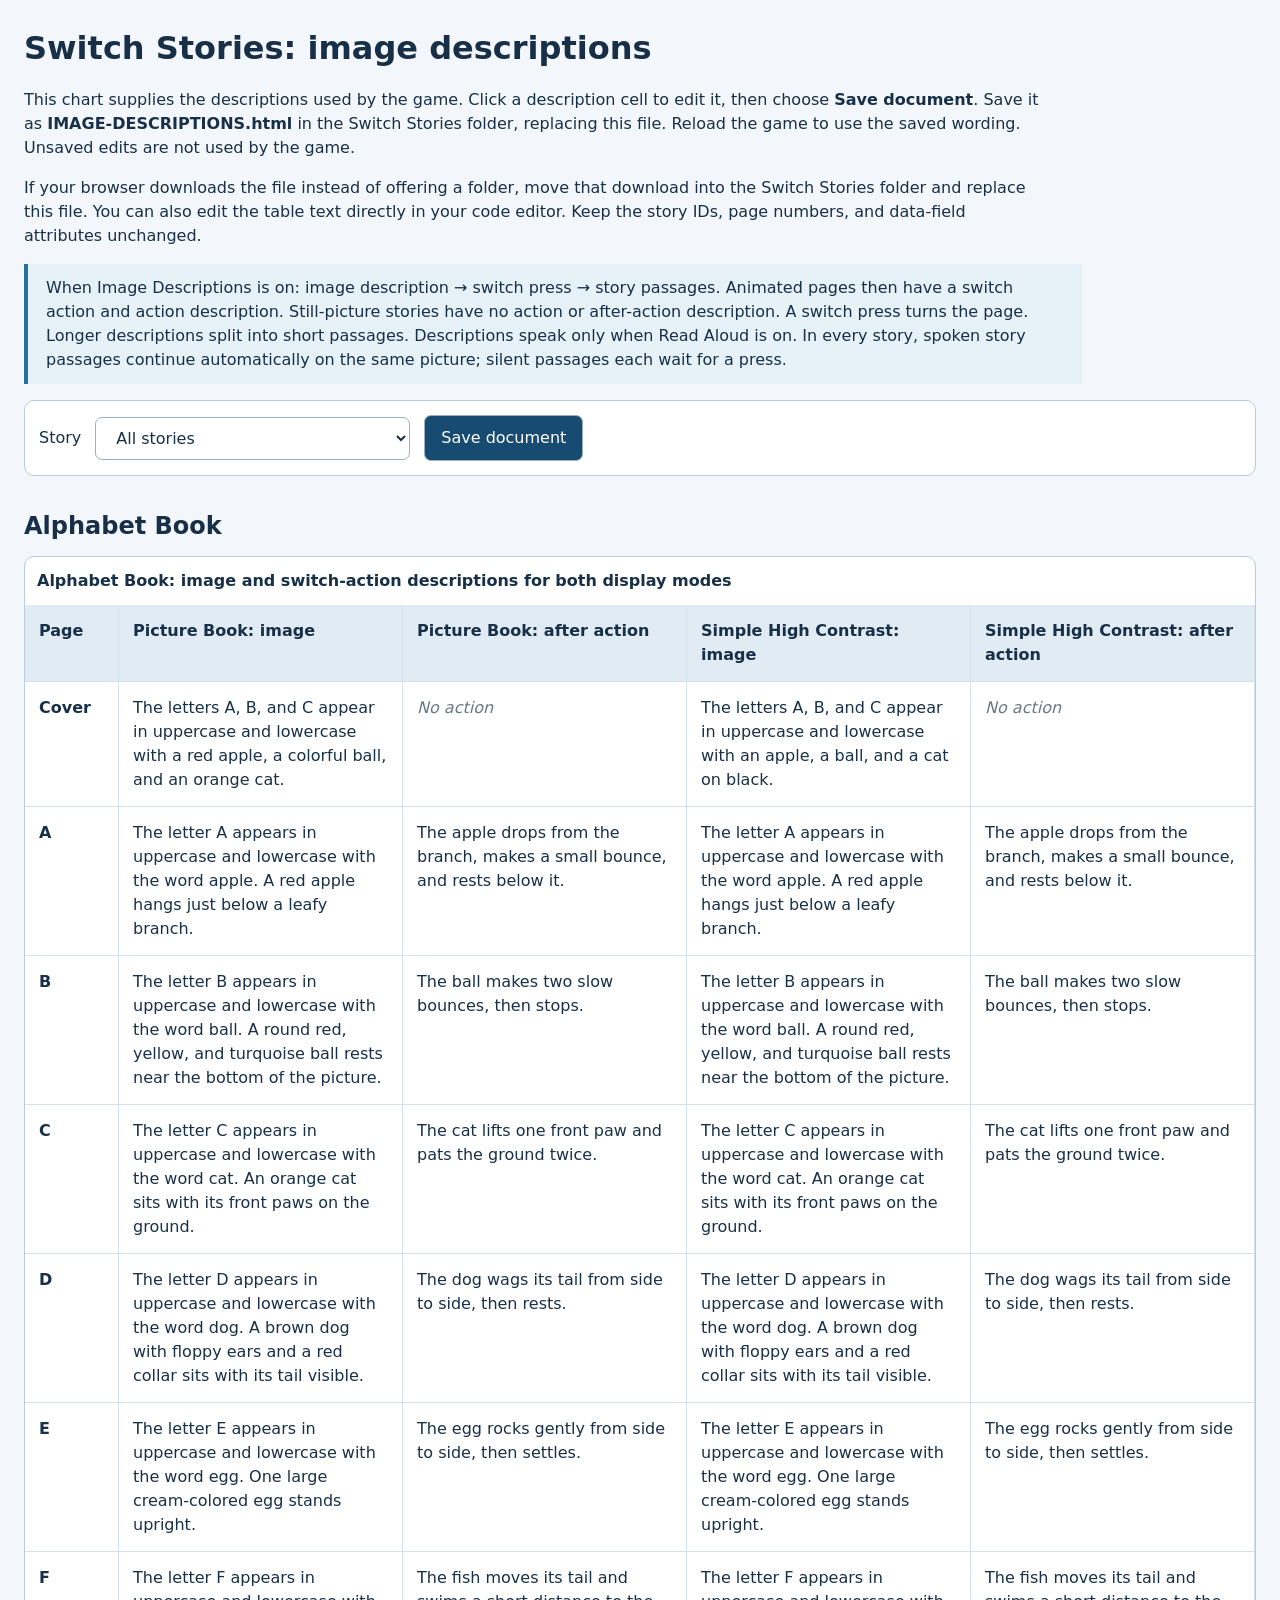
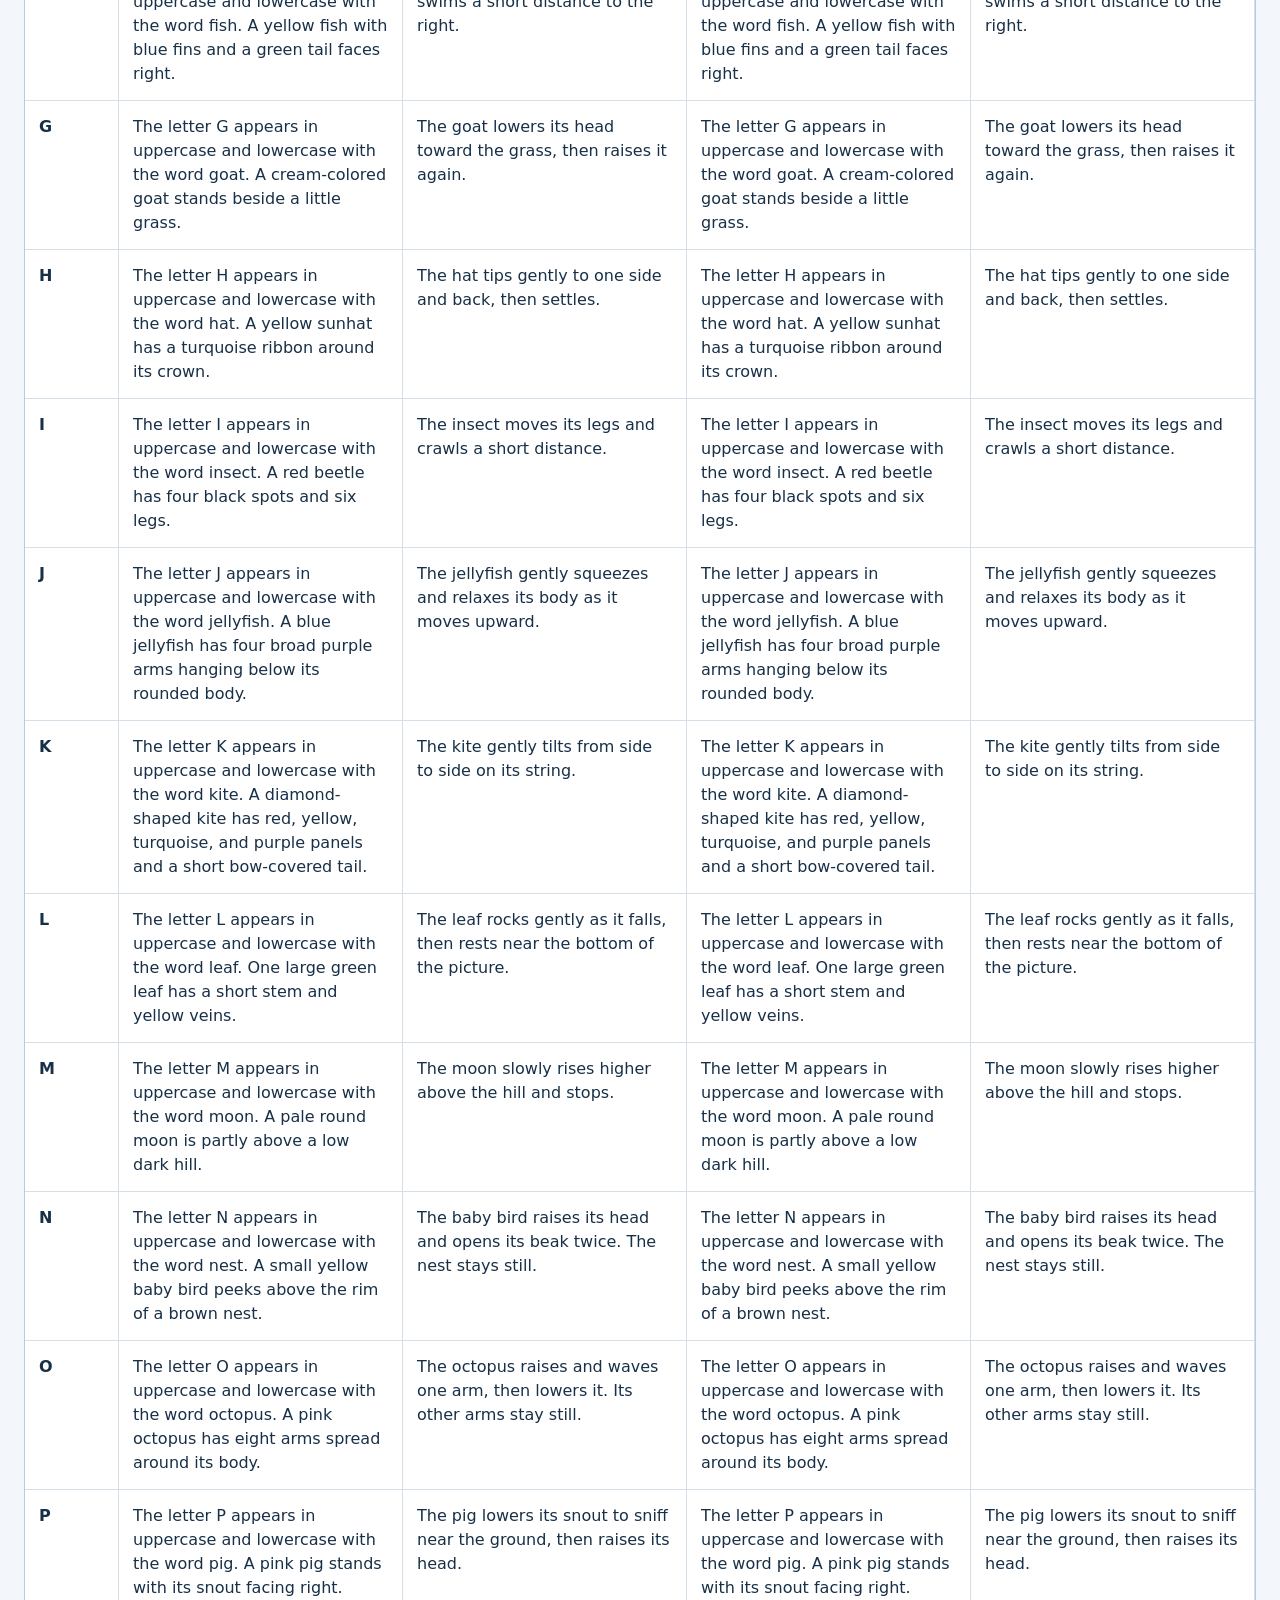
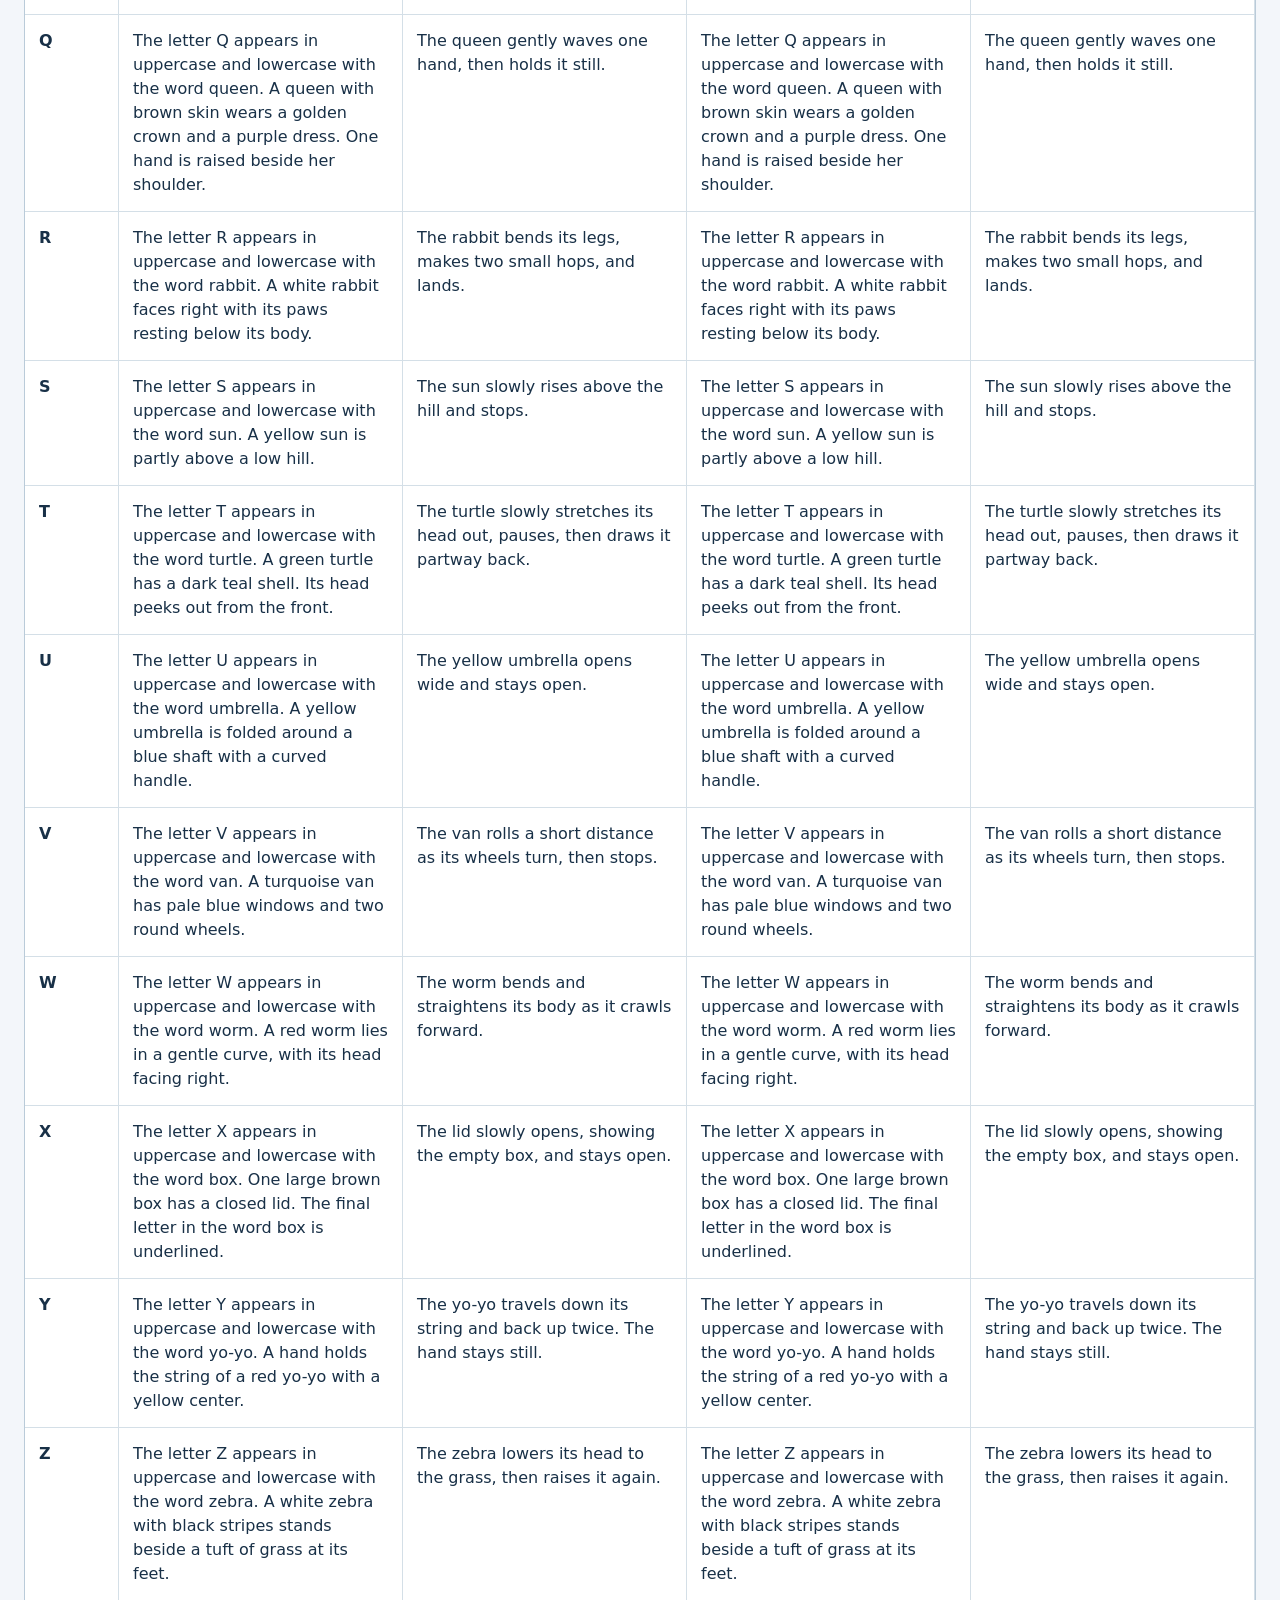
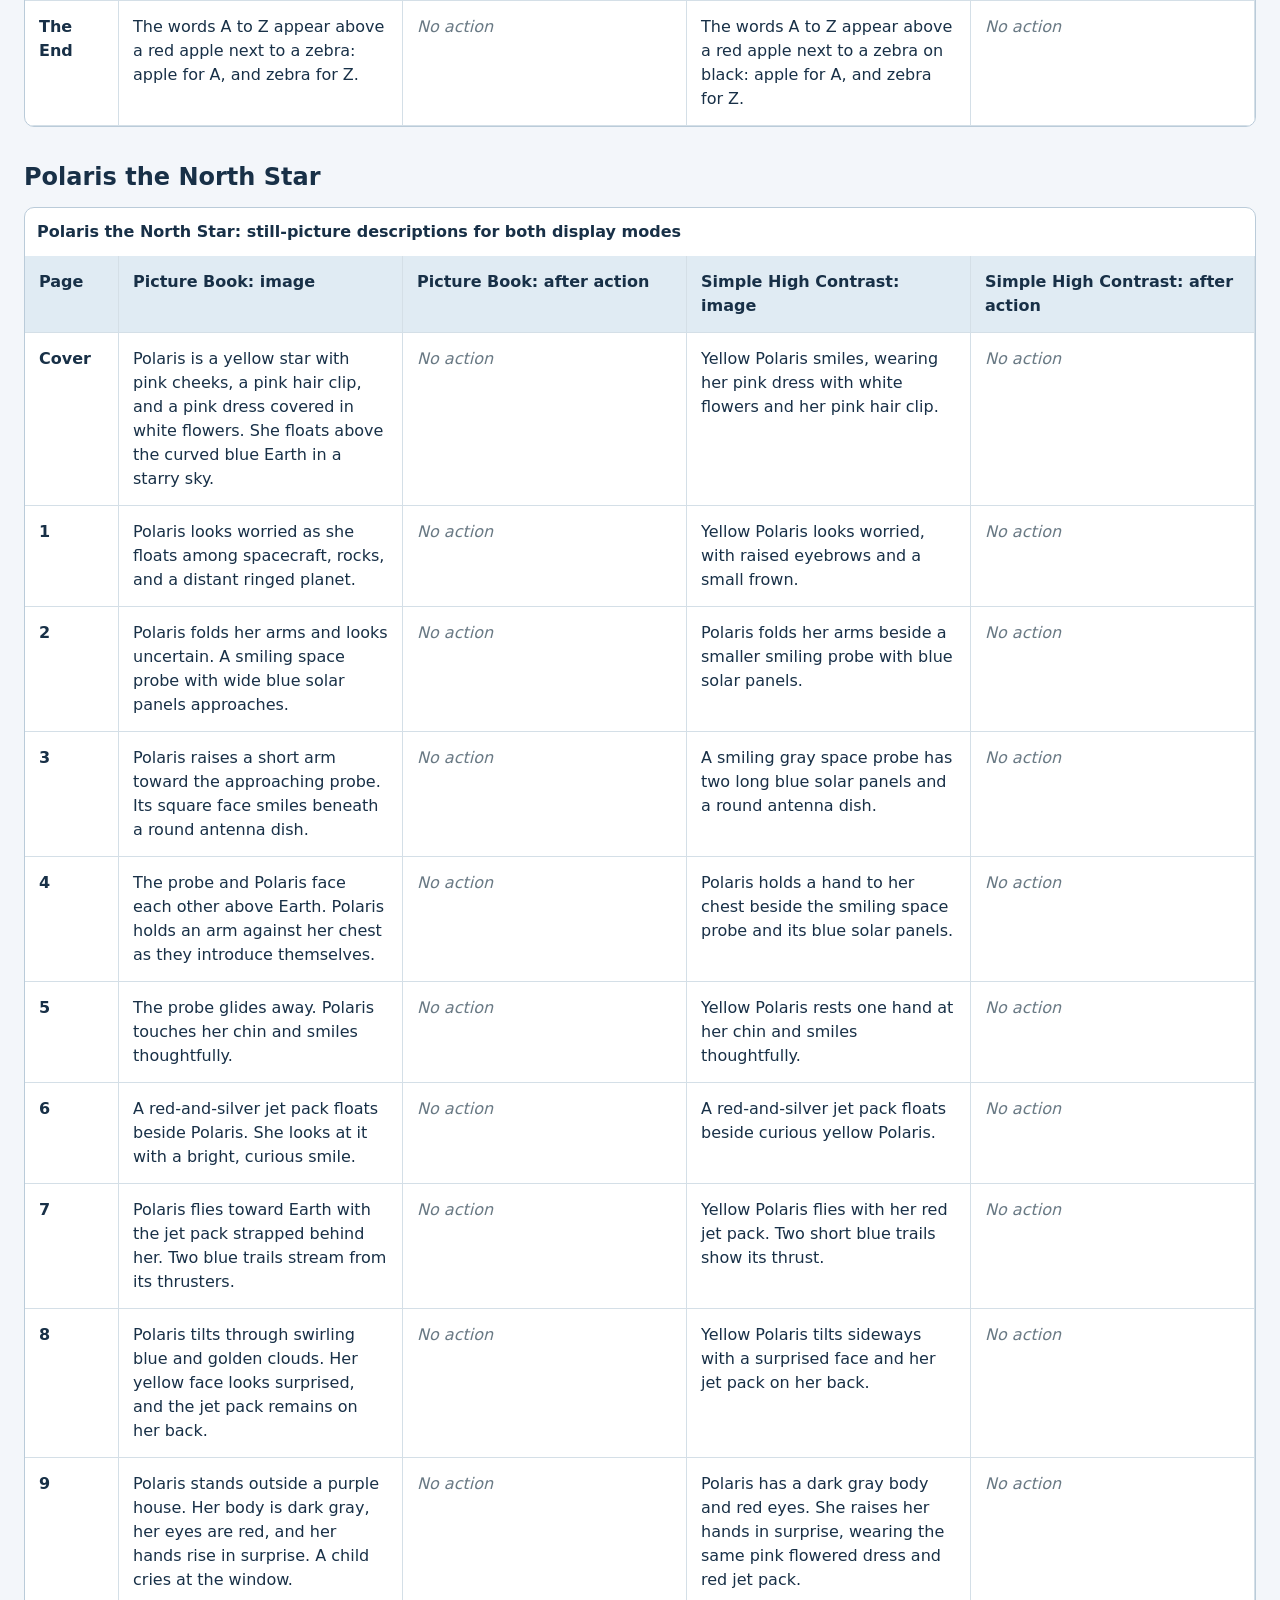
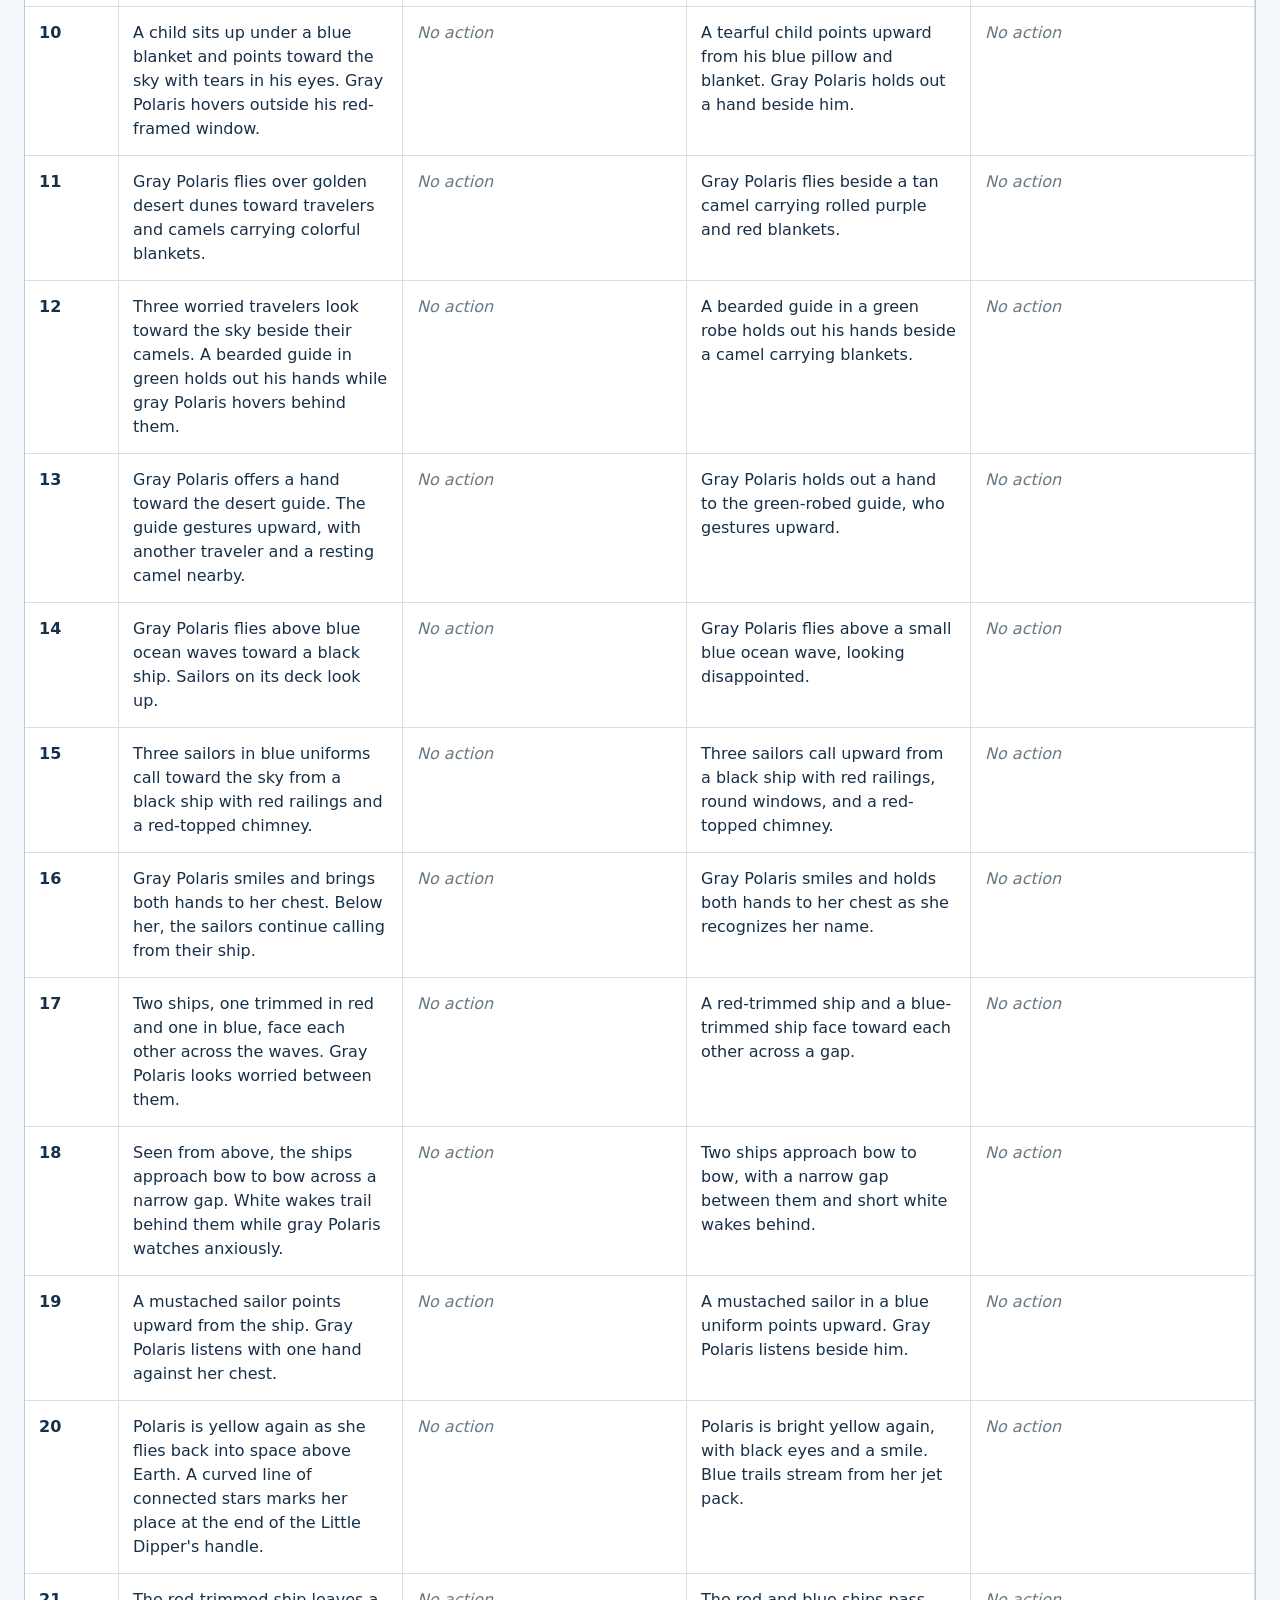
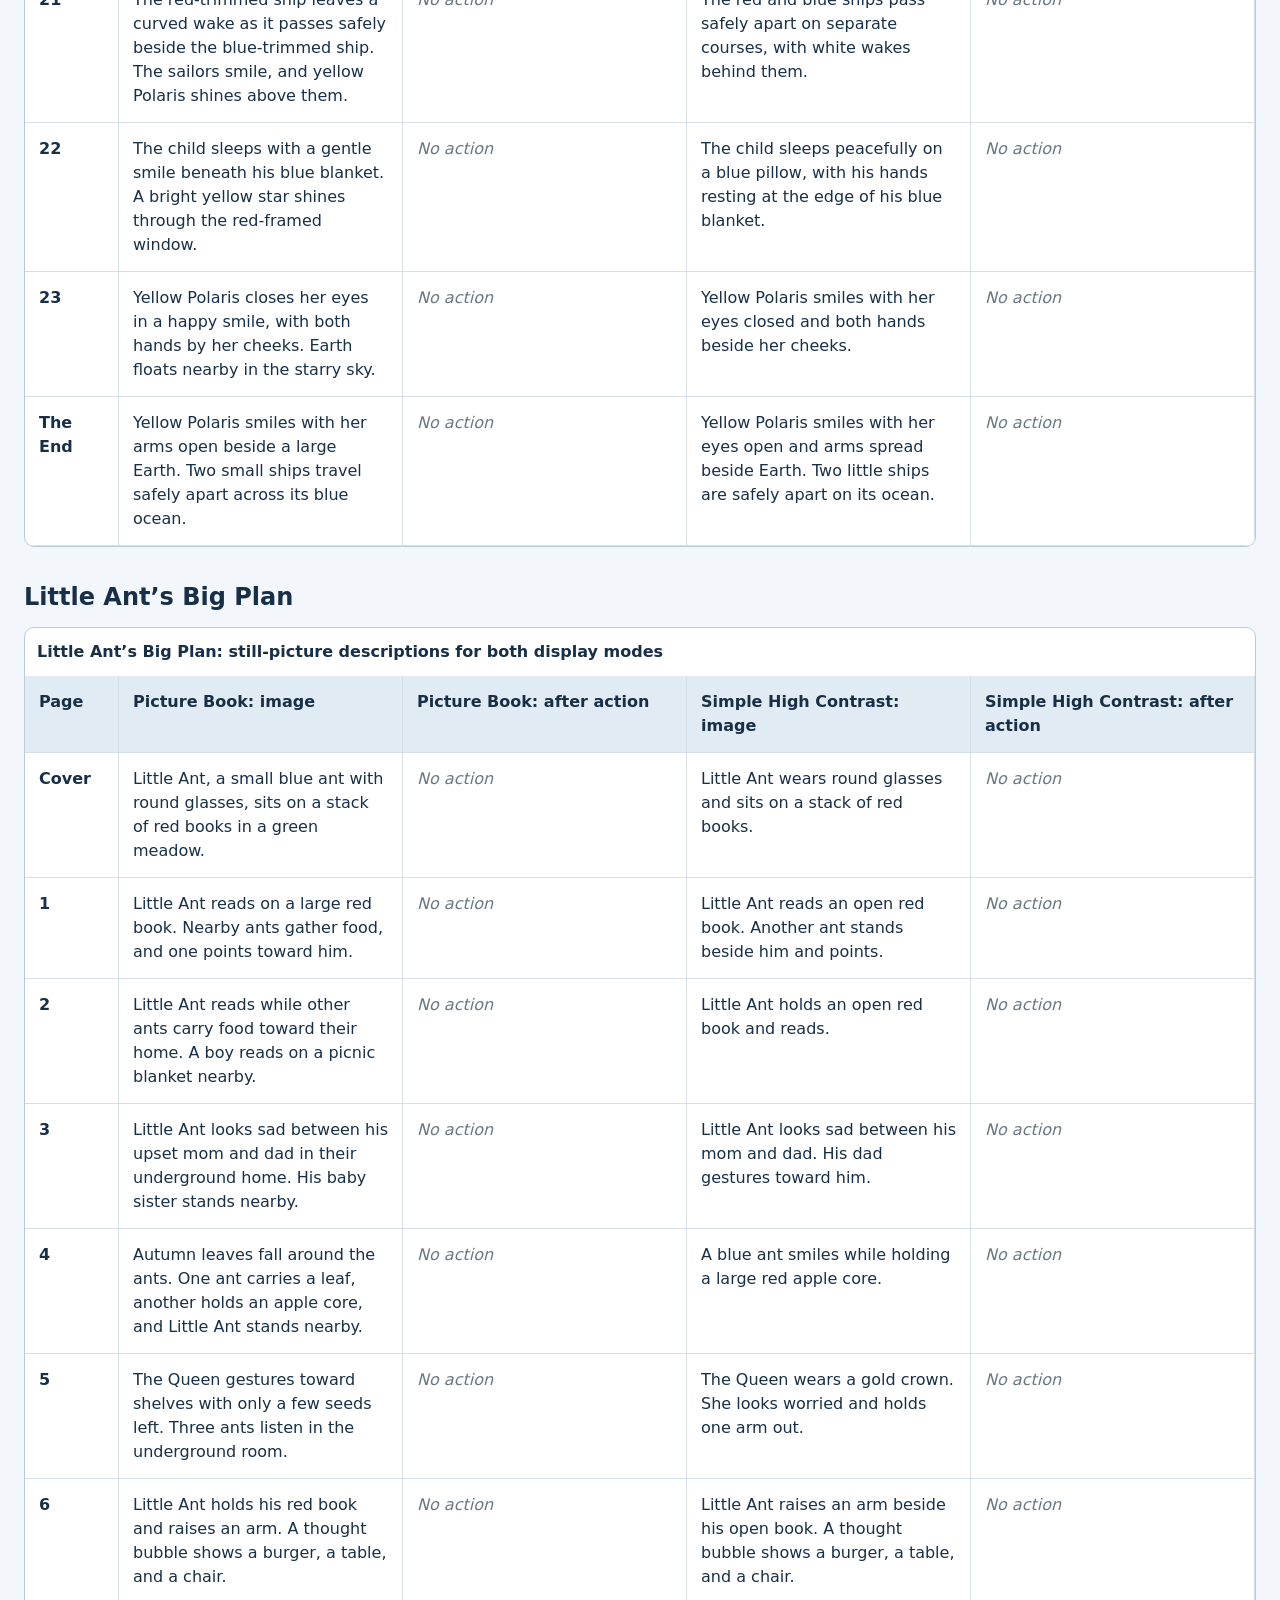
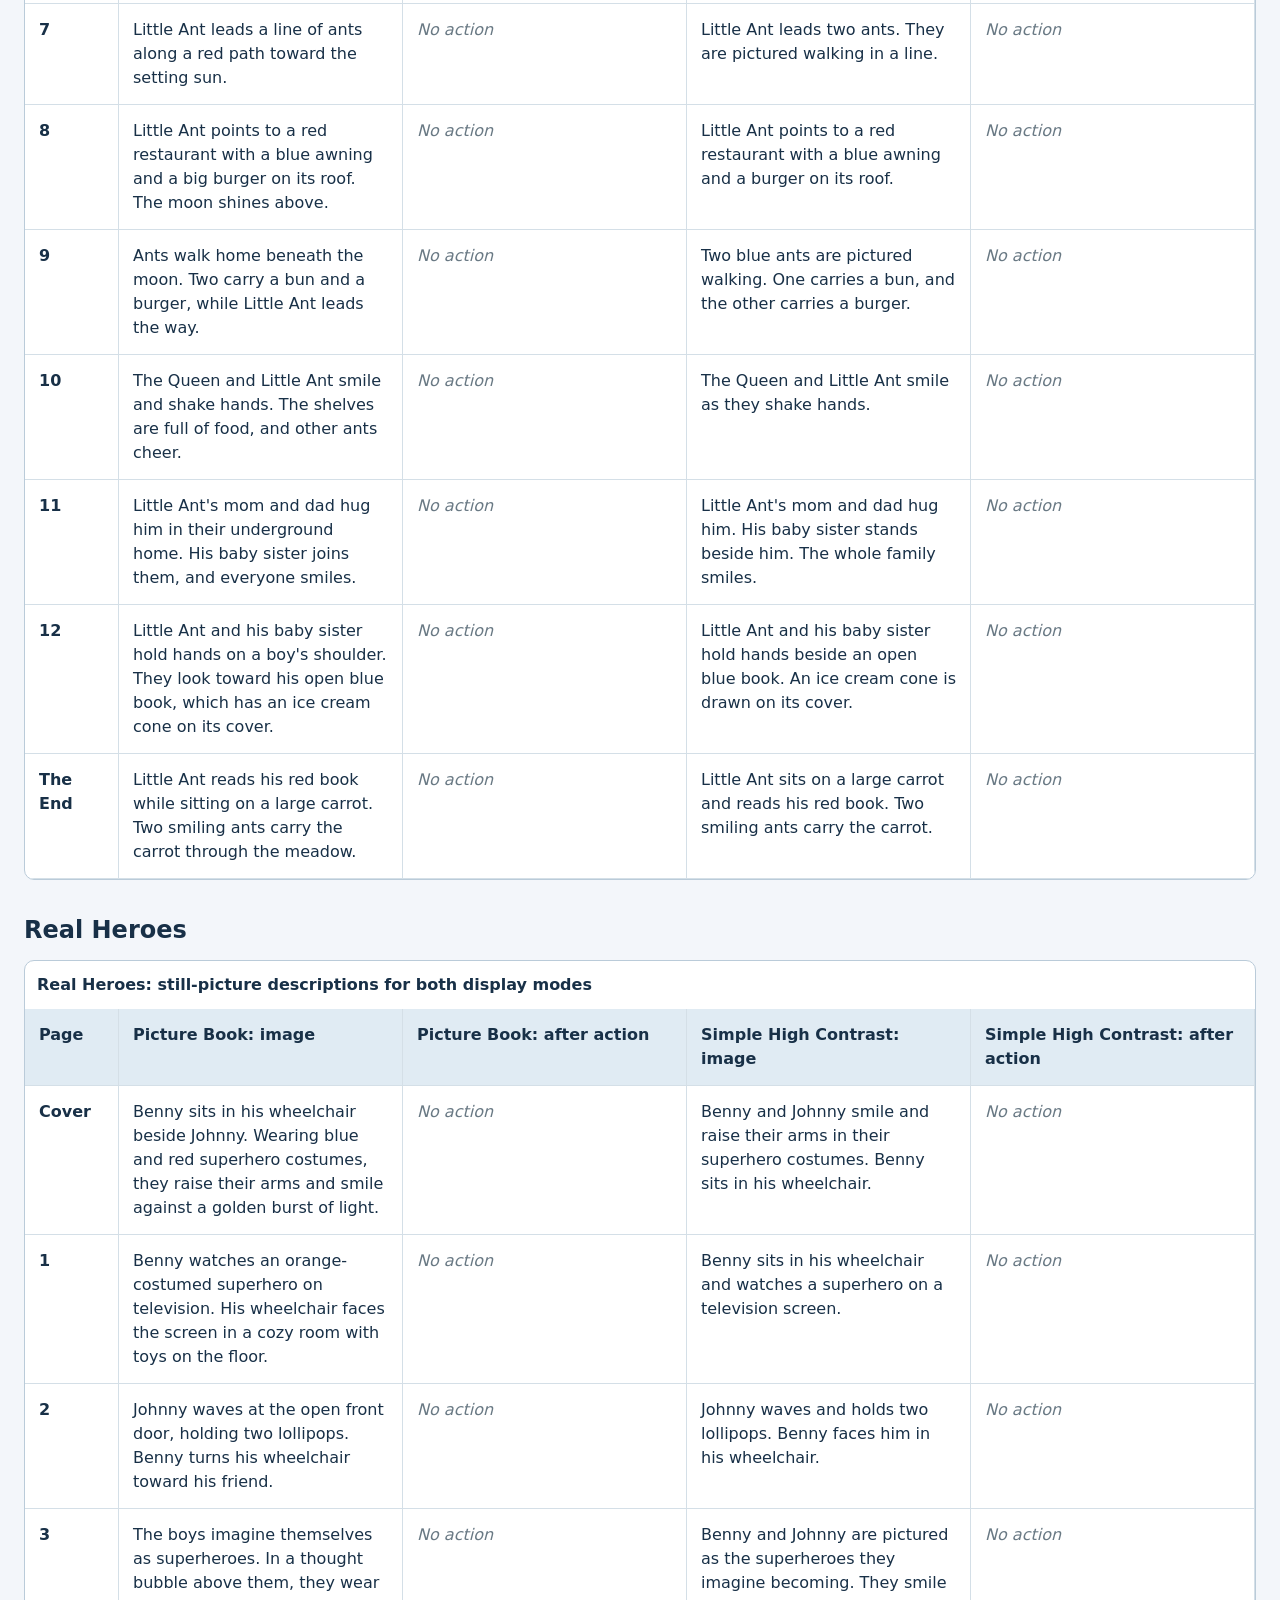
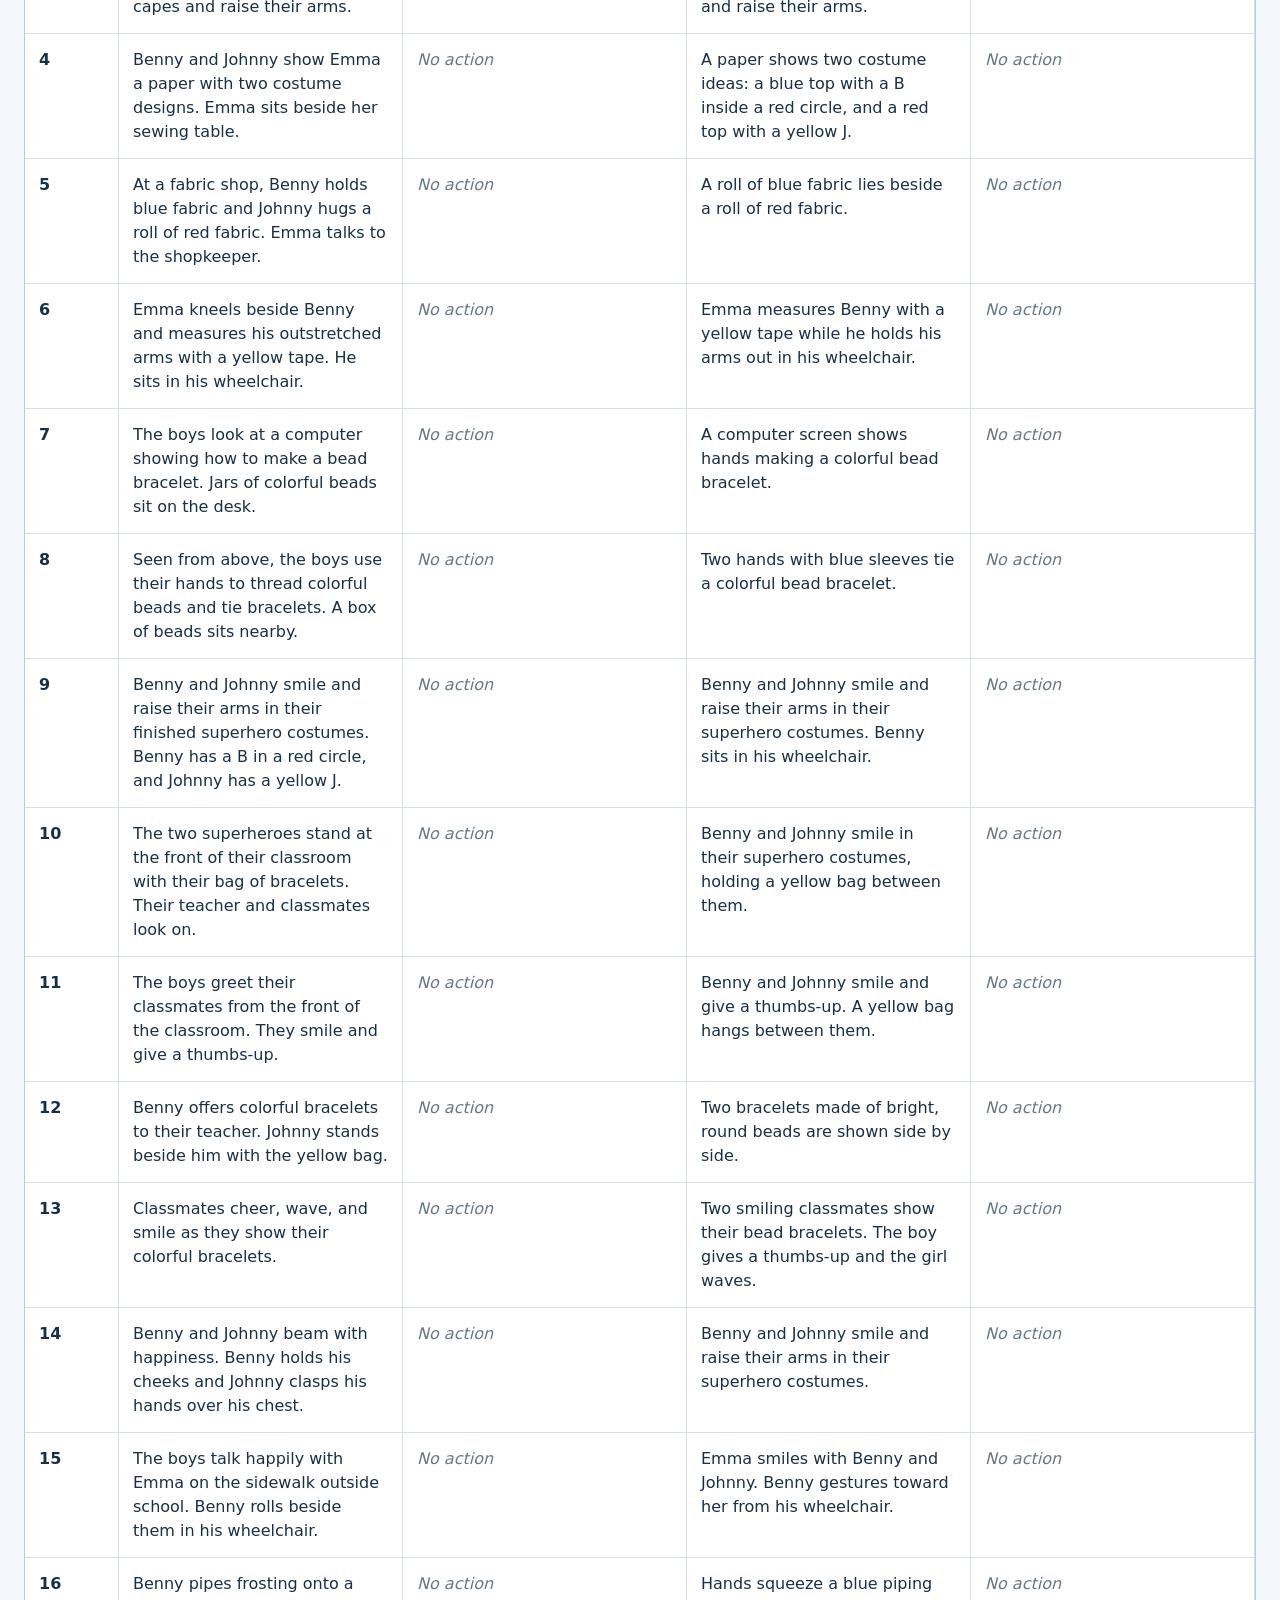
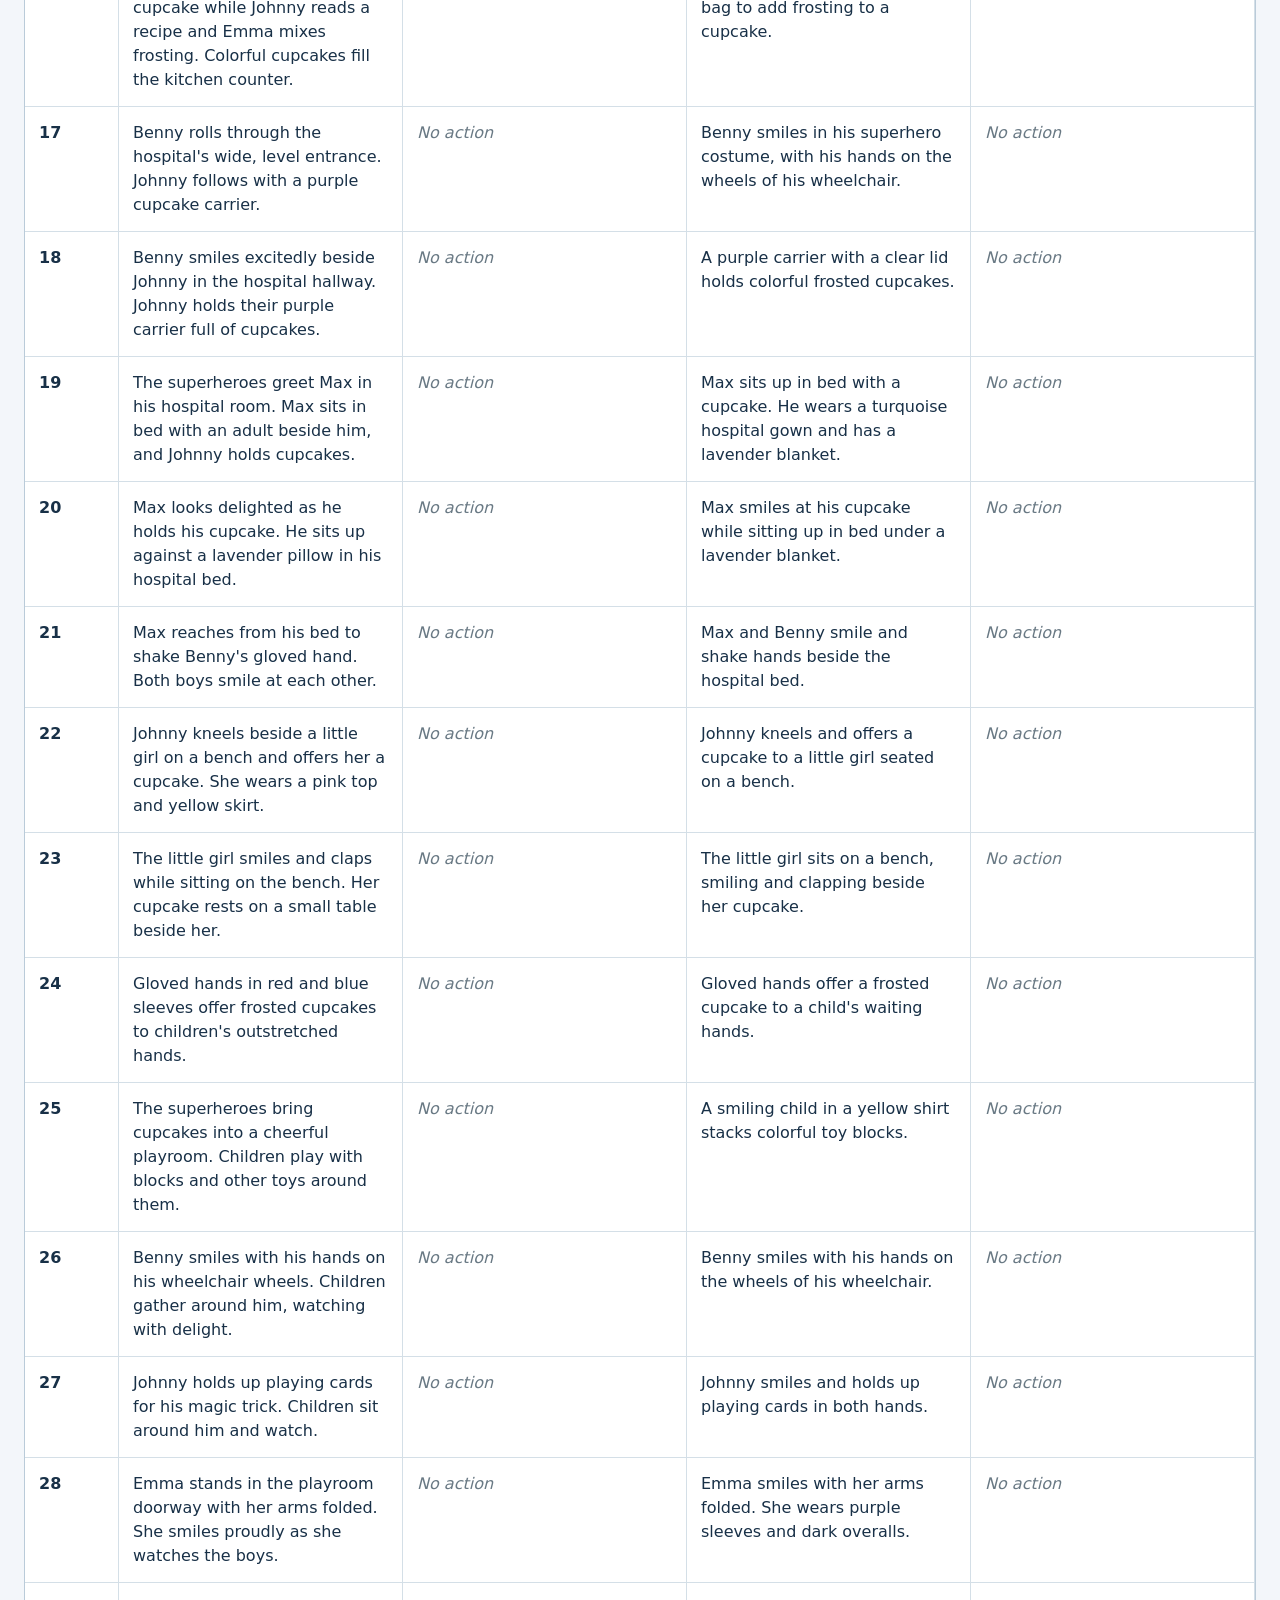
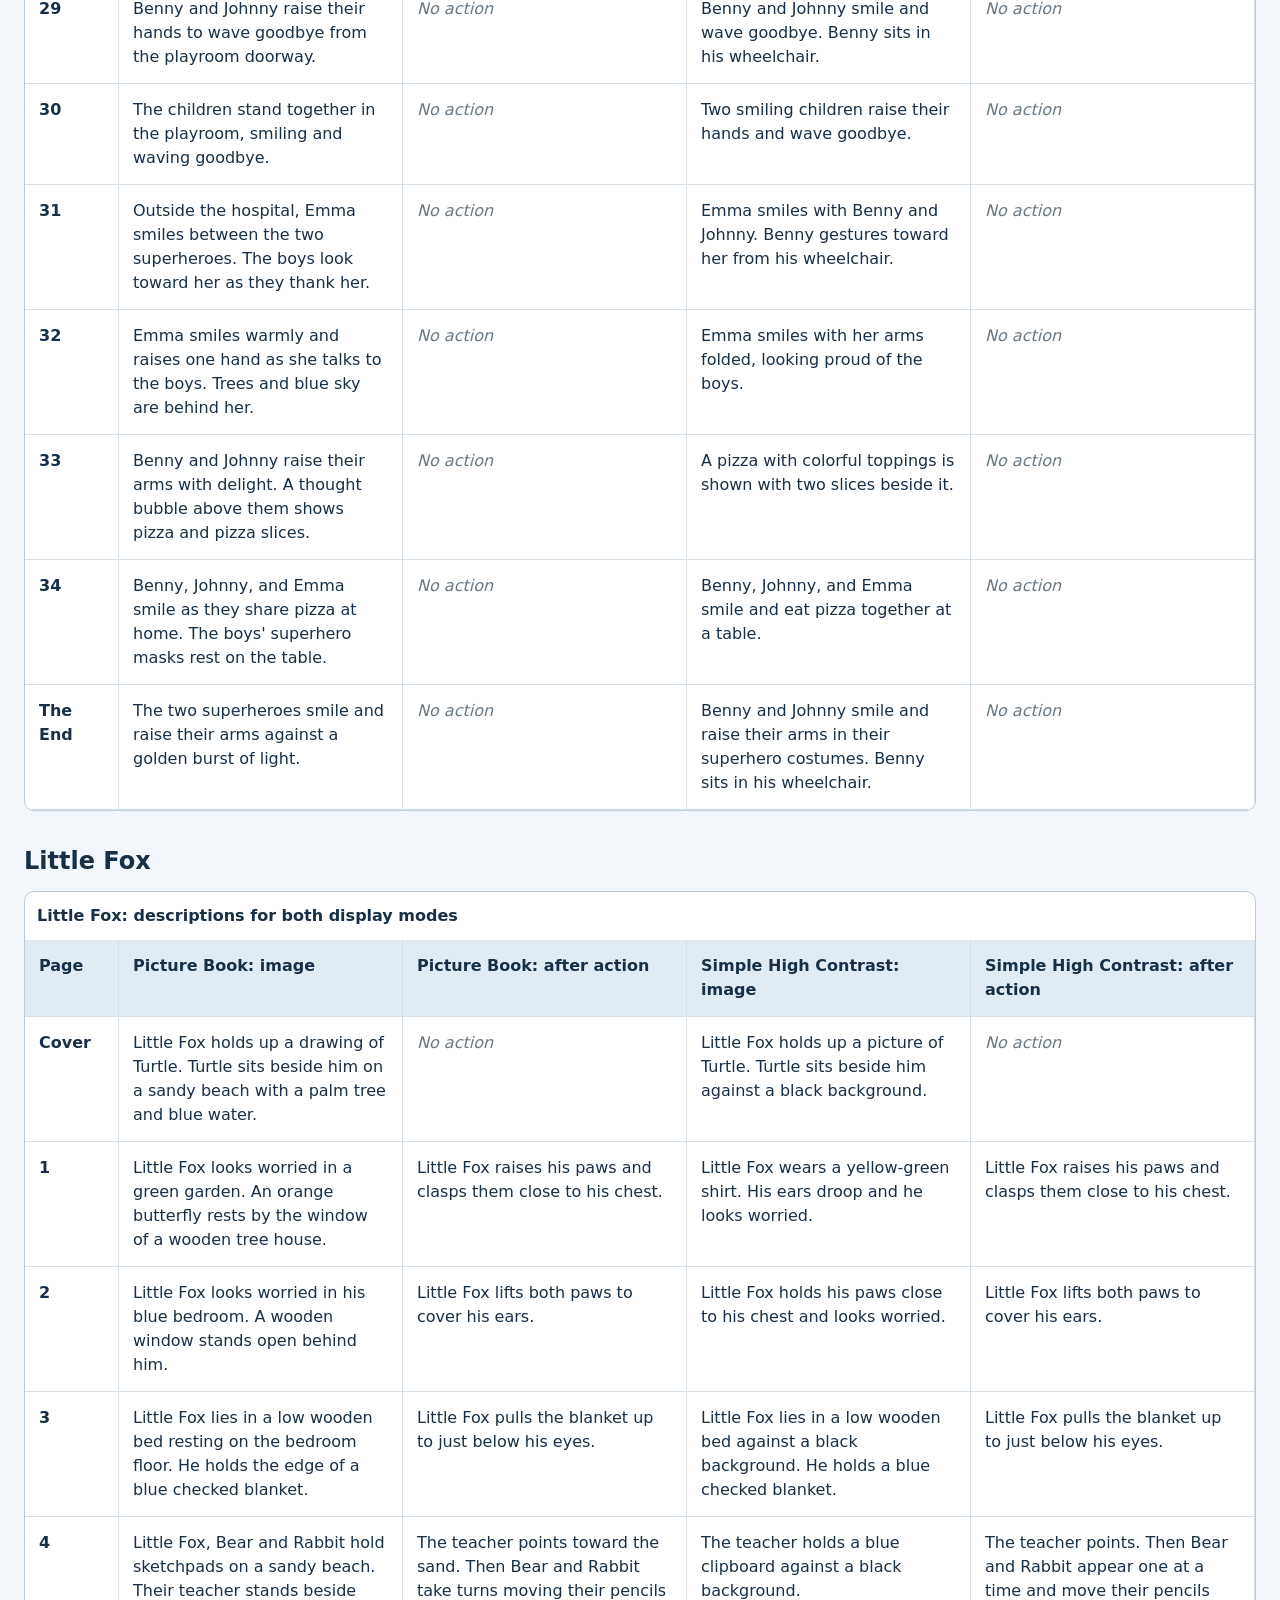
<file: IMAGE-DESCRIPTIONS.html>
<!doctype html>
<html lang="en">
<head>
<meta charset="utf-8">
<meta name="viewport" content="width=device-width,initial-scale=1">
<title>Switch Stories — Image Descriptions</title>
<style>
:root{font-family:system-ui,sans-serif;color:#183047;background:#f3f6fa;line-height:1.5}
body{margin:0;padding:24px}main{max-width:1560px;margin:auto}h1{margin:0;font-size:2rem}h2{margin:32px 0 12px}
p{max-width:100ch}.toolbar{position:sticky;top:0;z-index:2;display:flex;gap:14px;align-items:center;flex-wrap:wrap;background:#fff;padding:14px;border:1px solid #bbcbd7;border-radius:10px}
button,select{font:inherit;padding:10px 16px;border:1px solid #9aafbf;border-radius:7px;background:white;color:#183047}button{background:#174b71;color:white;cursor:pointer}
.table-scroll{overflow-x:auto;background:white;border-radius:10px;border:1px solid #bacbd9}
table{border-collapse:collapse;width:100%;min-width:960px;table-layout:fixed}th,td{padding:14px;text-align:left;vertical-align:top;border-bottom:1px solid #d4dfe7;border-right:1px solid #d4dfe7;overflow-wrap:anywhere}
thead th{background:#e0ebf3}th:first-child{width:65px}td:focus{outline:3px solid #146ca5;outline-offset:-3px;background:#fffbe3}td:empty:after{content:"No action";color:#697984;font-style:italic}
caption{padding:12px;text-align:left;font-weight:600}.note{padding:12px 18px;border-left:4px solid #24739e;background:#e6f1f8}
.braille{max-width:900px}.braille table{min-width:600px}.braille td{font-size:1.1rem}
@media print{.toolbar,.editor-help{display:none}body{padding:0;background:white}table{min-width:0;font-size:9pt}th,td{padding:7px}section{break-inside:auto}}
</style>
</head>
<body><main>
<h1>Switch Stories: image descriptions</h1>
<p class="editor-help">This chart supplies the descriptions used by the game. Click a description cell to edit it, then choose <strong>Save document</strong>. Save it as <strong>IMAGE-DESCRIPTIONS.html</strong> in the Switch Stories folder, replacing this file. Reload the game to use the saved wording. Unsaved edits are not used by the game.</p>
<p class="editor-help">If your browser downloads the file instead of offering a folder, move that download into the Switch Stories folder and replace this file. You can also edit the table text directly in your code editor. Keep the story IDs, page numbers, and data-field attributes unchanged.</p>
<p class="note">When Image Descriptions is on: image description → switch press → story passages. Animated pages then have a switch action and action description. Still-picture stories have no action or after-action description. A switch press turns the page. Longer descriptions split into short passages. Descriptions speak only when Read Aloud is on. In every story, spoken story passages continue automatically on the same picture; silent passages each wait for a press.</p>
<div class="toolbar">
<label for="story-filter">Story</label><select id="story-filter"><option value="">All stories</option><option value="abcd">Alphabet Book</option><option value="polaris-the-north-star">Polaris the North Star</option><option value="little-ants-big-plan">Little Ant’s Big Plan</option><option value="real-heroes">Real Heroes</option><option value="little-fox">Little Fox</option><option value="cat-and-dog-tea">Cat and Dog Tea</option><option value="froggy-family-goes-to-cape-cod">Froggy Family Goes To Cape Cod</option><option value="rocky-says-hello">Rocky Says Hello</option><option value="lily-loves-books">Lily Loves Books</option><option value="the-bright-night">The Bright Night</option></select>
<button id="save-chart" type="button">Save document</button><span id="save-status" role="status"></span>
</div>
<section data-story-section="abcd">
<h2>Alphabet Book</h2>
<div class="table-scroll"><table><caption>Alphabet Book: image and switch-action descriptions for both display modes</caption>
<thead><tr><th scope="col">Page</th><th scope="col">Picture Book: image</th><th scope="col">Picture Book: after action</th><th scope="col">Simple High Contrast: image</th><th scope="col">Simple High Contrast: after action</th></tr></thead>
<tbody>
<tr data-story="abcd" data-page="0"><th scope="row">Cover</th><td data-field="bookImage">The letters A, B, and C appear in uppercase and lowercase with a red apple, a colorful ball, and an orange cat.</td><td data-field="bookAction"></td><td data-field="simpleImage">The letters A, B, and C appear in uppercase and lowercase with an apple, a ball, and a cat on black.</td><td data-field="simpleAction"></td></tr>
<tr data-story="abcd" data-page="1"><th scope="row">A</th><td data-field="bookImage">The letter A appears in uppercase and lowercase with the word apple. A red apple hangs just below a leafy branch.</td><td data-field="bookAction">The apple drops from the branch, makes a small bounce, and rests below it.</td><td data-field="simpleImage">The letter A appears in uppercase and lowercase with the word apple. A red apple hangs just below a leafy branch.</td><td data-field="simpleAction">The apple drops from the branch, makes a small bounce, and rests below it.</td></tr>
<tr data-story="abcd" data-page="2"><th scope="row">B</th><td data-field="bookImage">The letter B appears in uppercase and lowercase with the word ball. A round red, yellow, and turquoise ball rests near the bottom of the picture.</td><td data-field="bookAction">The ball makes two slow bounces, then stops.</td><td data-field="simpleImage">The letter B appears in uppercase and lowercase with the word ball. A round red, yellow, and turquoise ball rests near the bottom of the picture.</td><td data-field="simpleAction">The ball makes two slow bounces, then stops.</td></tr>
<tr data-story="abcd" data-page="3"><th scope="row">C</th><td data-field="bookImage">The letter C appears in uppercase and lowercase with the word cat. An orange cat sits with its front paws on the ground.</td><td data-field="bookAction">The cat lifts one front paw and pats the ground twice.</td><td data-field="simpleImage">The letter C appears in uppercase and lowercase with the word cat. An orange cat sits with its front paws on the ground.</td><td data-field="simpleAction">The cat lifts one front paw and pats the ground twice.</td></tr>
<tr data-story="abcd" data-page="4"><th scope="row">D</th><td data-field="bookImage">The letter D appears in uppercase and lowercase with the word dog. A brown dog with floppy ears and a red collar sits with its tail visible.</td><td data-field="bookAction">The dog wags its tail from side to side, then rests.</td><td data-field="simpleImage">The letter D appears in uppercase and lowercase with the word dog. A brown dog with floppy ears and a red collar sits with its tail visible.</td><td data-field="simpleAction">The dog wags its tail from side to side, then rests.</td></tr>
<tr data-story="abcd" data-page="5"><th scope="row">E</th><td data-field="bookImage">The letter E appears in uppercase and lowercase with the word egg. One large cream-colored egg stands upright.</td><td data-field="bookAction">The egg rocks gently from side to side, then settles.</td><td data-field="simpleImage">The letter E appears in uppercase and lowercase with the word egg. One large cream-colored egg stands upright.</td><td data-field="simpleAction">The egg rocks gently from side to side, then settles.</td></tr>
<tr data-story="abcd" data-page="6"><th scope="row">F</th><td data-field="bookImage">The letter F appears in uppercase and lowercase with the word fish. A yellow fish with blue fins and a green tail faces right.</td><td data-field="bookAction">The fish moves its tail and swims a short distance to the right.</td><td data-field="simpleImage">The letter F appears in uppercase and lowercase with the word fish. A yellow fish with blue fins and a green tail faces right.</td><td data-field="simpleAction">The fish moves its tail and swims a short distance to the right.</td></tr>
<tr data-story="abcd" data-page="7"><th scope="row">G</th><td data-field="bookImage">The letter G appears in uppercase and lowercase with the word goat. A cream-colored goat stands beside a little grass.</td><td data-field="bookAction">The goat lowers its head toward the grass, then raises it again.</td><td data-field="simpleImage">The letter G appears in uppercase and lowercase with the word goat. A cream-colored goat stands beside a little grass.</td><td data-field="simpleAction">The goat lowers its head toward the grass, then raises it again.</td></tr>
<tr data-story="abcd" data-page="8"><th scope="row">H</th><td data-field="bookImage">The letter H appears in uppercase and lowercase with the word hat. A yellow sunhat has a turquoise ribbon around its crown.</td><td data-field="bookAction">The hat tips gently to one side and back, then settles.</td><td data-field="simpleImage">The letter H appears in uppercase and lowercase with the word hat. A yellow sunhat has a turquoise ribbon around its crown.</td><td data-field="simpleAction">The hat tips gently to one side and back, then settles.</td></tr>
<tr data-story="abcd" data-page="9"><th scope="row">I</th><td data-field="bookImage">The letter I appears in uppercase and lowercase with the word insect. A red beetle has four black spots and six legs.</td><td data-field="bookAction">The insect moves its legs and crawls a short distance.</td><td data-field="simpleImage">The letter I appears in uppercase and lowercase with the word insect. A red beetle has four black spots and six legs.</td><td data-field="simpleAction">The insect moves its legs and crawls a short distance.</td></tr>
<tr data-story="abcd" data-page="10"><th scope="row">J</th><td data-field="bookImage">The letter J appears in uppercase and lowercase with the word jellyfish. A blue jellyfish has four broad purple arms hanging below its rounded body.</td><td data-field="bookAction">The jellyfish gently squeezes and relaxes its body as it moves upward.</td><td data-field="simpleImage">The letter J appears in uppercase and lowercase with the word jellyfish. A blue jellyfish has four broad purple arms hanging below its rounded body.</td><td data-field="simpleAction">The jellyfish gently squeezes and relaxes its body as it moves upward.</td></tr>
<tr data-story="abcd" data-page="11"><th scope="row">K</th><td data-field="bookImage">The letter K appears in uppercase and lowercase with the word kite. A diamond-shaped kite has red, yellow, turquoise, and purple panels and a short bow-covered tail.</td><td data-field="bookAction">The kite gently tilts from side to side on its string.</td><td data-field="simpleImage">The letter K appears in uppercase and lowercase with the word kite. A diamond-shaped kite has red, yellow, turquoise, and purple panels and a short bow-covered tail.</td><td data-field="simpleAction">The kite gently tilts from side to side on its string.</td></tr>
<tr data-story="abcd" data-page="12"><th scope="row">L</th><td data-field="bookImage">The letter L appears in uppercase and lowercase with the word leaf. One large green leaf has a short stem and yellow veins.</td><td data-field="bookAction">The leaf rocks gently as it falls, then rests near the bottom of the picture.</td><td data-field="simpleImage">The letter L appears in uppercase and lowercase with the word leaf. One large green leaf has a short stem and yellow veins.</td><td data-field="simpleAction">The leaf rocks gently as it falls, then rests near the bottom of the picture.</td></tr>
<tr data-story="abcd" data-page="13"><th scope="row">M</th><td data-field="bookImage">The letter M appears in uppercase and lowercase with the word moon. A pale round moon is partly above a low dark hill.</td><td data-field="bookAction">The moon slowly rises higher above the hill and stops.</td><td data-field="simpleImage">The letter M appears in uppercase and lowercase with the word moon. A pale round moon is partly above a low dark hill.</td><td data-field="simpleAction">The moon slowly rises higher above the hill and stops.</td></tr>
<tr data-story="abcd" data-page="14"><th scope="row">N</th><td data-field="bookImage">The letter N appears in uppercase and lowercase with the word nest. A small yellow baby bird peeks above the rim of a brown nest.</td><td data-field="bookAction">The baby bird raises its head and opens its beak twice. The nest stays still.</td><td data-field="simpleImage">The letter N appears in uppercase and lowercase with the word nest. A small yellow baby bird peeks above the rim of a brown nest.</td><td data-field="simpleAction">The baby bird raises its head and opens its beak twice. The nest stays still.</td></tr>
<tr data-story="abcd" data-page="15"><th scope="row">O</th><td data-field="bookImage">The letter O appears in uppercase and lowercase with the word octopus. A pink octopus has eight arms spread around its body.</td><td data-field="bookAction">The octopus raises and waves one arm, then lowers it. Its other arms stay still.</td><td data-field="simpleImage">The letter O appears in uppercase and lowercase with the word octopus. A pink octopus has eight arms spread around its body.</td><td data-field="simpleAction">The octopus raises and waves one arm, then lowers it. Its other arms stay still.</td></tr>
<tr data-story="abcd" data-page="16"><th scope="row">P</th><td data-field="bookImage">The letter P appears in uppercase and lowercase with the word pig. A pink pig stands with its snout facing right.</td><td data-field="bookAction">The pig lowers its snout to sniff near the ground, then raises its head.</td><td data-field="simpleImage">The letter P appears in uppercase and lowercase with the word pig. A pink pig stands with its snout facing right.</td><td data-field="simpleAction">The pig lowers its snout to sniff near the ground, then raises its head.</td></tr>
<tr data-story="abcd" data-page="17"><th scope="row">Q</th><td data-field="bookImage">The letter Q appears in uppercase and lowercase with the word queen. A queen with brown skin wears a golden crown and a purple dress. One hand is raised beside her shoulder.</td><td data-field="bookAction">The queen gently waves one hand, then holds it still.</td><td data-field="simpleImage">The letter Q appears in uppercase and lowercase with the word queen. A queen with brown skin wears a golden crown and a purple dress. One hand is raised beside her shoulder.</td><td data-field="simpleAction">The queen gently waves one hand, then holds it still.</td></tr>
<tr data-story="abcd" data-page="18"><th scope="row">R</th><td data-field="bookImage">The letter R appears in uppercase and lowercase with the word rabbit. A white rabbit faces right with its paws resting below its body.</td><td data-field="bookAction">The rabbit bends its legs, makes two small hops, and lands.</td><td data-field="simpleImage">The letter R appears in uppercase and lowercase with the word rabbit. A white rabbit faces right with its paws resting below its body.</td><td data-field="simpleAction">The rabbit bends its legs, makes two small hops, and lands.</td></tr>
<tr data-story="abcd" data-page="19"><th scope="row">S</th><td data-field="bookImage">The letter S appears in uppercase and lowercase with the word sun. A yellow sun is partly above a low hill.</td><td data-field="bookAction">The sun slowly rises above the hill and stops.</td><td data-field="simpleImage">The letter S appears in uppercase and lowercase with the word sun. A yellow sun is partly above a low hill.</td><td data-field="simpleAction">The sun slowly rises above the hill and stops.</td></tr>
<tr data-story="abcd" data-page="20"><th scope="row">T</th><td data-field="bookImage">The letter T appears in uppercase and lowercase with the word turtle. A green turtle has a dark teal shell. Its head peeks out from the front.</td><td data-field="bookAction">The turtle slowly stretches its head out, pauses, then draws it partway back.</td><td data-field="simpleImage">The letter T appears in uppercase and lowercase with the word turtle. A green turtle has a dark teal shell. Its head peeks out from the front.</td><td data-field="simpleAction">The turtle slowly stretches its head out, pauses, then draws it partway back.</td></tr>
<tr data-story="abcd" data-page="21"><th scope="row">U</th><td data-field="bookImage">The letter U appears in uppercase and lowercase with the word umbrella. A yellow umbrella is folded around a blue shaft with a curved handle.</td><td data-field="bookAction">The yellow umbrella opens wide and stays open.</td><td data-field="simpleImage">The letter U appears in uppercase and lowercase with the word umbrella. A yellow umbrella is folded around a blue shaft with a curved handle.</td><td data-field="simpleAction">The yellow umbrella opens wide and stays open.</td></tr>
<tr data-story="abcd" data-page="22"><th scope="row">V</th><td data-field="bookImage">The letter V appears in uppercase and lowercase with the word van. A turquoise van has pale blue windows and two round wheels.</td><td data-field="bookAction">The van rolls a short distance as its wheels turn, then stops.</td><td data-field="simpleImage">The letter V appears in uppercase and lowercase with the word van. A turquoise van has pale blue windows and two round wheels.</td><td data-field="simpleAction">The van rolls a short distance as its wheels turn, then stops.</td></tr>
<tr data-story="abcd" data-page="23"><th scope="row">W</th><td data-field="bookImage">The letter W appears in uppercase and lowercase with the word worm. A red worm lies in a gentle curve, with its head facing right.</td><td data-field="bookAction">The worm bends and straightens its body as it crawls forward.</td><td data-field="simpleImage">The letter W appears in uppercase and lowercase with the word worm. A red worm lies in a gentle curve, with its head facing right.</td><td data-field="simpleAction">The worm bends and straightens its body as it crawls forward.</td></tr>
<tr data-story="abcd" data-page="24"><th scope="row">X</th><td data-field="bookImage">The letter X appears in uppercase and lowercase with the word box. One large brown box has a closed lid. The final letter in the word box is underlined.</td><td data-field="bookAction">The lid slowly opens, showing the empty box, and stays open.</td><td data-field="simpleImage">The letter X appears in uppercase and lowercase with the word box. One large brown box has a closed lid. The final letter in the word box is underlined.</td><td data-field="simpleAction">The lid slowly opens, showing the empty box, and stays open.</td></tr>
<tr data-story="abcd" data-page="25"><th scope="row">Y</th><td data-field="bookImage">The letter Y appears in uppercase and lowercase with the word yo-yo. A hand holds the string of a red yo-yo with a yellow center.</td><td data-field="bookAction">The yo-yo travels down its string and back up twice. The hand stays still.</td><td data-field="simpleImage">The letter Y appears in uppercase and lowercase with the word yo-yo. A hand holds the string of a red yo-yo with a yellow center.</td><td data-field="simpleAction">The yo-yo travels down its string and back up twice. The hand stays still.</td></tr>
<tr data-story="abcd" data-page="26"><th scope="row">Z</th><td data-field="bookImage">The letter Z appears in uppercase and lowercase with the word zebra. A white zebra with black stripes stands beside a tuft of grass at its feet.</td><td data-field="bookAction">The zebra lowers its head to the grass, then raises it again.</td><td data-field="simpleImage">The letter Z appears in uppercase and lowercase with the word zebra. A white zebra with black stripes stands beside a tuft of grass at its feet.</td><td data-field="simpleAction">The zebra lowers its head to the grass, then raises it again.</td></tr>
<tr data-story="abcd" data-page="27"><th scope="row">The End</th><td data-field="bookImage">The words A to Z appear above a red apple next to a zebra: apple for A, and zebra for Z.</td><td data-field="bookAction"></td><td data-field="simpleImage">The words A to Z appear above a red apple next to a zebra on black: apple for A, and zebra for Z.</td><td data-field="simpleAction"></td></tr>
</tbody></table></div>
</section>
<section data-story-section="polaris-the-north-star">
<h2>Polaris the North Star</h2>
<div class="table-scroll"><table><caption>Polaris the North Star: still-picture descriptions for both display modes</caption>
<thead><tr><th scope="col">Page</th><th scope="col">Picture Book: image</th><th scope="col">Picture Book: after action</th><th scope="col">Simple High Contrast: image</th><th scope="col">Simple High Contrast: after action</th></tr></thead>
<tbody>
<tr data-story="polaris-the-north-star" data-page="0"><th scope="row">Cover</th><td data-field="bookImage">Polaris is a yellow star with pink cheeks, a pink hair clip, and a pink dress covered in white flowers. She floats above the curved blue Earth in a starry sky.</td><td data-field="bookAction"></td><td data-field="simpleImage">Yellow Polaris smiles, wearing her pink dress with white flowers and her pink hair clip.</td><td data-field="simpleAction"></td></tr>
<tr data-story="polaris-the-north-star" data-page="1"><th scope="row">1</th><td data-field="bookImage">Polaris looks worried as she floats among spacecraft, rocks, and a distant ringed planet.</td><td data-field="bookAction"></td><td data-field="simpleImage">Yellow Polaris looks worried, with raised eyebrows and a small frown.</td><td data-field="simpleAction"></td></tr>
<tr data-story="polaris-the-north-star" data-page="2"><th scope="row">2</th><td data-field="bookImage">Polaris folds her arms and looks uncertain. A smiling space probe with wide blue solar panels approaches.</td><td data-field="bookAction"></td><td data-field="simpleImage">Polaris folds her arms beside a smaller smiling probe with blue solar panels.</td><td data-field="simpleAction"></td></tr>
<tr data-story="polaris-the-north-star" data-page="3"><th scope="row">3</th><td data-field="bookImage">Polaris raises a short arm toward the approaching probe. Its square face smiles beneath a round antenna dish.</td><td data-field="bookAction"></td><td data-field="simpleImage">A smiling gray space probe has two long blue solar panels and a round antenna dish.</td><td data-field="simpleAction"></td></tr>
<tr data-story="polaris-the-north-star" data-page="4"><th scope="row">4</th><td data-field="bookImage">The probe and Polaris face each other above Earth. Polaris holds an arm against her chest as they introduce themselves.</td><td data-field="bookAction"></td><td data-field="simpleImage">Polaris holds a hand to her chest beside the smiling space probe and its blue solar panels.</td><td data-field="simpleAction"></td></tr>
<tr data-story="polaris-the-north-star" data-page="5"><th scope="row">5</th><td data-field="bookImage">The probe glides away. Polaris touches her chin and smiles thoughtfully.</td><td data-field="bookAction"></td><td data-field="simpleImage">Yellow Polaris rests one hand at her chin and smiles thoughtfully.</td><td data-field="simpleAction"></td></tr>
<tr data-story="polaris-the-north-star" data-page="6"><th scope="row">6</th><td data-field="bookImage">A red-and-silver jet pack floats beside Polaris. She looks at it with a bright, curious smile.</td><td data-field="bookAction"></td><td data-field="simpleImage">A red-and-silver jet pack floats beside curious yellow Polaris.</td><td data-field="simpleAction"></td></tr>
<tr data-story="polaris-the-north-star" data-page="7"><th scope="row">7</th><td data-field="bookImage">Polaris flies toward Earth with the jet pack strapped behind her. Two blue trails stream from its thrusters.</td><td data-field="bookAction"></td><td data-field="simpleImage">Yellow Polaris flies with her red jet pack. Two short blue trails show its thrust.</td><td data-field="simpleAction"></td></tr>
<tr data-story="polaris-the-north-star" data-page="8"><th scope="row">8</th><td data-field="bookImage">Polaris tilts through swirling blue and golden clouds. Her yellow face looks surprised, and the jet pack remains on her back.</td><td data-field="bookAction"></td><td data-field="simpleImage">Yellow Polaris tilts sideways with a surprised face and her jet pack on her back.</td><td data-field="simpleAction"></td></tr>
<tr data-story="polaris-the-north-star" data-page="9"><th scope="row">9</th><td data-field="bookImage">Polaris stands outside a purple house. Her body is dark gray, her eyes are red, and her hands rise in surprise. A child cries at the window.</td><td data-field="bookAction"></td><td data-field="simpleImage">Polaris has a dark gray body and red eyes. She raises her hands in surprise, wearing the same pink flowered dress and red jet pack.</td><td data-field="simpleAction"></td></tr>
<tr data-story="polaris-the-north-star" data-page="10"><th scope="row">10</th><td data-field="bookImage">A child sits up under a blue blanket and points toward the sky with tears in his eyes. Gray Polaris hovers outside his red-framed window.</td><td data-field="bookAction"></td><td data-field="simpleImage">A tearful child points upward from his blue pillow and blanket. Gray Polaris holds out a hand beside him.</td><td data-field="simpleAction"></td></tr>
<tr data-story="polaris-the-north-star" data-page="11"><th scope="row">11</th><td data-field="bookImage">Gray Polaris flies over golden desert dunes toward travelers and camels carrying colorful blankets.</td><td data-field="bookAction"></td><td data-field="simpleImage">Gray Polaris flies beside a tan camel carrying rolled purple and red blankets.</td><td data-field="simpleAction"></td></tr>
<tr data-story="polaris-the-north-star" data-page="12"><th scope="row">12</th><td data-field="bookImage">Three worried travelers look toward the sky beside their camels. A bearded guide in green holds out his hands while gray Polaris hovers behind them.</td><td data-field="bookAction"></td><td data-field="simpleImage">A bearded guide in a green robe holds out his hands beside a camel carrying blankets.</td><td data-field="simpleAction"></td></tr>
<tr data-story="polaris-the-north-star" data-page="13"><th scope="row">13</th><td data-field="bookImage">Gray Polaris offers a hand toward the desert guide. The guide gestures upward, with another traveler and a resting camel nearby.</td><td data-field="bookAction"></td><td data-field="simpleImage">Gray Polaris holds out a hand to the green-robed guide, who gestures upward.</td><td data-field="simpleAction"></td></tr>
<tr data-story="polaris-the-north-star" data-page="14"><th scope="row">14</th><td data-field="bookImage">Gray Polaris flies above blue ocean waves toward a black ship. Sailors on its deck look up.</td><td data-field="bookAction"></td><td data-field="simpleImage">Gray Polaris flies above a small blue ocean wave, looking disappointed.</td><td data-field="simpleAction"></td></tr>
<tr data-story="polaris-the-north-star" data-page="15"><th scope="row">15</th><td data-field="bookImage">Three sailors in blue uniforms call toward the sky from a black ship with red railings and a red-topped chimney.</td><td data-field="bookAction"></td><td data-field="simpleImage">Three sailors call upward from a black ship with red railings, round windows, and a red-topped chimney.</td><td data-field="simpleAction"></td></tr>
<tr data-story="polaris-the-north-star" data-page="16"><th scope="row">16</th><td data-field="bookImage">Gray Polaris smiles and brings both hands to her chest. Below her, the sailors continue calling from their ship.</td><td data-field="bookAction"></td><td data-field="simpleImage">Gray Polaris smiles and holds both hands to her chest as she recognizes her name.</td><td data-field="simpleAction"></td></tr>
<tr data-story="polaris-the-north-star" data-page="17"><th scope="row">17</th><td data-field="bookImage">Two ships, one trimmed in red and one in blue, face each other across the waves. Gray Polaris looks worried between them.</td><td data-field="bookAction"></td><td data-field="simpleImage">A red-trimmed ship and a blue-trimmed ship face toward each other across a gap.</td><td data-field="simpleAction"></td></tr>
<tr data-story="polaris-the-north-star" data-page="18"><th scope="row">18</th><td data-field="bookImage">Seen from above, the ships approach bow to bow across a narrow gap. White wakes trail behind them while gray Polaris watches anxiously.</td><td data-field="bookAction"></td><td data-field="simpleImage">Two ships approach bow to bow, with a narrow gap between them and short white wakes behind.</td><td data-field="simpleAction"></td></tr>
<tr data-story="polaris-the-north-star" data-page="19"><th scope="row">19</th><td data-field="bookImage">A mustached sailor points upward from the ship. Gray Polaris listens with one hand against her chest.</td><td data-field="bookAction"></td><td data-field="simpleImage">A mustached sailor in a blue uniform points upward. Gray Polaris listens beside him.</td><td data-field="simpleAction"></td></tr>
<tr data-story="polaris-the-north-star" data-page="20"><th scope="row">20</th><td data-field="bookImage">Polaris is yellow again as she flies back into space above Earth. A curved line of connected stars marks her place at the end of the Little Dipper's handle.</td><td data-field="bookAction"></td><td data-field="simpleImage">Polaris is bright yellow again, with black eyes and a smile. Blue trails stream from her jet pack.</td><td data-field="simpleAction"></td></tr>
<tr data-story="polaris-the-north-star" data-page="21"><th scope="row">21</th><td data-field="bookImage">The red-trimmed ship leaves a curved wake as it passes safely beside the blue-trimmed ship. The sailors smile, and yellow Polaris shines above them.</td><td data-field="bookAction"></td><td data-field="simpleImage">The red and blue ships pass safely apart on separate courses, with white wakes behind them.</td><td data-field="simpleAction"></td></tr>
<tr data-story="polaris-the-north-star" data-page="22"><th scope="row">22</th><td data-field="bookImage">The child sleeps with a gentle smile beneath his blue blanket. A bright yellow star shines through the red-framed window.</td><td data-field="bookAction"></td><td data-field="simpleImage">The child sleeps peacefully on a blue pillow, with his hands resting at the edge of his blue blanket.</td><td data-field="simpleAction"></td></tr>
<tr data-story="polaris-the-north-star" data-page="23"><th scope="row">23</th><td data-field="bookImage">Yellow Polaris closes her eyes in a happy smile, with both hands by her cheeks. Earth floats nearby in the starry sky.</td><td data-field="bookAction"></td><td data-field="simpleImage">Yellow Polaris smiles with her eyes closed and both hands beside her cheeks.</td><td data-field="simpleAction"></td></tr>
<tr data-story="polaris-the-north-star" data-page="24"><th scope="row">The End</th><td data-field="bookImage">Yellow Polaris smiles with her arms open beside a large Earth. Two small ships travel safely apart across its blue ocean.</td><td data-field="bookAction"></td><td data-field="simpleImage">Yellow Polaris smiles with her eyes open and arms spread beside Earth. Two little ships are safely apart on its ocean.</td><td data-field="simpleAction"></td></tr>
</tbody></table></div>
</section>
<section data-story-section="little-ants-big-plan">
<h2>Little Ant’s Big Plan</h2>
<div class="table-scroll"><table><caption>Little Ant’s Big Plan: still-picture descriptions for both display modes</caption>
<thead><tr><th scope="col">Page</th><th scope="col">Picture Book: image</th><th scope="col">Picture Book: after action</th><th scope="col">Simple High Contrast: image</th><th scope="col">Simple High Contrast: after action</th></tr></thead>
<tbody>
<tr data-story="little-ants-big-plan" data-page="0"><th scope="row">Cover</th><td data-field="bookImage">Little Ant, a small blue ant with round glasses, sits on a stack of red books in a green meadow.</td><td data-field="bookAction"></td><td data-field="simpleImage">Little Ant wears round glasses and sits on a stack of red books.</td><td data-field="simpleAction"></td></tr>
<tr data-story="little-ants-big-plan" data-page="1"><th scope="row">1</th><td data-field="bookImage">Little Ant reads on a large red book. Nearby ants gather food, and one points toward him.</td><td data-field="bookAction"></td><td data-field="simpleImage">Little Ant reads an open red book. Another ant stands beside him and points.</td><td data-field="simpleAction"></td></tr>
<tr data-story="little-ants-big-plan" data-page="2"><th scope="row">2</th><td data-field="bookImage">Little Ant reads while other ants carry food toward their home. A boy reads on a picnic blanket nearby.</td><td data-field="bookAction"></td><td data-field="simpleImage">Little Ant holds an open red book and reads.</td><td data-field="simpleAction"></td></tr>
<tr data-story="little-ants-big-plan" data-page="3"><th scope="row">3</th><td data-field="bookImage">Little Ant looks sad between his upset mom and dad in their underground home. His baby sister stands nearby.</td><td data-field="bookAction"></td><td data-field="simpleImage">Little Ant looks sad between his mom and dad. His dad gestures toward him.</td><td data-field="simpleAction"></td></tr>
<tr data-story="little-ants-big-plan" data-page="4"><th scope="row">4</th><td data-field="bookImage">Autumn leaves fall around the ants. One ant carries a leaf, another holds an apple core, and Little Ant stands nearby.</td><td data-field="bookAction"></td><td data-field="simpleImage">A blue ant smiles while holding a large red apple core.</td><td data-field="simpleAction"></td></tr>
<tr data-story="little-ants-big-plan" data-page="5"><th scope="row">5</th><td data-field="bookImage">The Queen gestures toward shelves with only a few seeds left. Three ants listen in the underground room.</td><td data-field="bookAction"></td><td data-field="simpleImage">The Queen wears a gold crown. She looks worried and holds one arm out.</td><td data-field="simpleAction"></td></tr>
<tr data-story="little-ants-big-plan" data-page="6"><th scope="row">6</th><td data-field="bookImage">Little Ant holds his red book and raises an arm. A thought bubble shows a burger, a table, and a chair.</td><td data-field="bookAction"></td><td data-field="simpleImage">Little Ant raises an arm beside his open book. A thought bubble shows a burger, a table, and a chair.</td><td data-field="simpleAction"></td></tr>
<tr data-story="little-ants-big-plan" data-page="7"><th scope="row">7</th><td data-field="bookImage">Little Ant leads a line of ants along a red path toward the setting sun.</td><td data-field="bookAction"></td><td data-field="simpleImage">Little Ant leads two ants. They are pictured walking in a line.</td><td data-field="simpleAction"></td></tr>
<tr data-story="little-ants-big-plan" data-page="8"><th scope="row">8</th><td data-field="bookImage">Little Ant points to a red restaurant with a blue awning and a big burger on its roof. The moon shines above.</td><td data-field="bookAction"></td><td data-field="simpleImage">Little Ant points to a red restaurant with a blue awning and a burger on its roof.</td><td data-field="simpleAction"></td></tr>
<tr data-story="little-ants-big-plan" data-page="9"><th scope="row">9</th><td data-field="bookImage">Ants walk home beneath the moon. Two carry a bun and a burger, while Little Ant leads the way.</td><td data-field="bookAction"></td><td data-field="simpleImage">Two blue ants are pictured walking. One carries a bun, and the other carries a burger.</td><td data-field="simpleAction"></td></tr>
<tr data-story="little-ants-big-plan" data-page="10"><th scope="row">10</th><td data-field="bookImage">The Queen and Little Ant smile and shake hands. The shelves are full of food, and other ants cheer.</td><td data-field="bookAction"></td><td data-field="simpleImage">The Queen and Little Ant smile as they shake hands.</td><td data-field="simpleAction"></td></tr>
<tr data-story="little-ants-big-plan" data-page="11"><th scope="row">11</th><td data-field="bookImage">Little Ant's mom and dad hug him in their underground home. His baby sister joins them, and everyone smiles.</td><td data-field="bookAction"></td><td data-field="simpleImage">Little Ant's mom and dad hug him. His baby sister stands beside him. The whole family smiles.</td><td data-field="simpleAction"></td></tr>
<tr data-story="little-ants-big-plan" data-page="12"><th scope="row">12</th><td data-field="bookImage">Little Ant and his baby sister hold hands on a boy's shoulder. They look toward his open blue book, which has an ice cream cone on its cover.</td><td data-field="bookAction"></td><td data-field="simpleImage">Little Ant and his baby sister hold hands beside an open blue book. An ice cream cone is drawn on its cover.</td><td data-field="simpleAction"></td></tr>
<tr data-story="little-ants-big-plan" data-page="13"><th scope="row">The End</th><td data-field="bookImage">Little Ant reads his red book while sitting on a large carrot. Two smiling ants carry the carrot through the meadow.</td><td data-field="bookAction"></td><td data-field="simpleImage">Little Ant sits on a large carrot and reads his red book. Two smiling ants carry the carrot.</td><td data-field="simpleAction"></td></tr>
</tbody></table></div>
</section>
<section data-story-section="real-heroes">
<h2>Real Heroes</h2>
<div class="table-scroll"><table><caption>Real Heroes: still-picture descriptions for both display modes</caption>
<thead><tr><th scope="col">Page</th><th scope="col">Picture Book: image</th><th scope="col">Picture Book: after action</th><th scope="col">Simple High Contrast: image</th><th scope="col">Simple High Contrast: after action</th></tr></thead>
<tbody>
<tr data-story="real-heroes" data-page="0"><th scope="row">Cover</th><td data-field="bookImage">Benny sits in his wheelchair beside Johnny. Wearing blue and red superhero costumes, they raise their arms and smile against a golden burst of light.</td><td data-field="bookAction"></td><td data-field="simpleImage">Benny and Johnny smile and raise their arms in their superhero costumes. Benny sits in his wheelchair.</td><td data-field="simpleAction"></td></tr>
<tr data-story="real-heroes" data-page="1"><th scope="row">1</th><td data-field="bookImage">Benny watches an orange-costumed superhero on television. His wheelchair faces the screen in a cozy room with toys on the floor.</td><td data-field="bookAction"></td><td data-field="simpleImage">Benny sits in his wheelchair and watches a superhero on a television screen.</td><td data-field="simpleAction"></td></tr>
<tr data-story="real-heroes" data-page="2"><th scope="row">2</th><td data-field="bookImage">Johnny waves at the open front door, holding two lollipops. Benny turns his wheelchair toward his friend.</td><td data-field="bookAction"></td><td data-field="simpleImage">Johnny waves and holds two lollipops. Benny faces him in his wheelchair.</td><td data-field="simpleAction"></td></tr>
<tr data-story="real-heroes" data-page="3"><th scope="row">3</th><td data-field="bookImage">The boys imagine themselves as superheroes. In a thought bubble above them, they wear capes and raise their arms.</td><td data-field="bookAction"></td><td data-field="simpleImage">Benny and Johnny are pictured as the superheroes they imagine becoming. They smile and raise their arms.</td><td data-field="simpleAction"></td></tr>
<tr data-story="real-heroes" data-page="4"><th scope="row">4</th><td data-field="bookImage">Benny and Johnny show Emma a paper with two costume designs. Emma sits beside her sewing table.</td><td data-field="bookAction"></td><td data-field="simpleImage">A paper shows two costume ideas: a blue top with a B inside a red circle, and a red top with a yellow J.</td><td data-field="simpleAction"></td></tr>
<tr data-story="real-heroes" data-page="5"><th scope="row">5</th><td data-field="bookImage">At a fabric shop, Benny holds blue fabric and Johnny hugs a roll of red fabric. Emma talks to the shopkeeper.</td><td data-field="bookAction"></td><td data-field="simpleImage">A roll of blue fabric lies beside a roll of red fabric.</td><td data-field="simpleAction"></td></tr>
<tr data-story="real-heroes" data-page="6"><th scope="row">6</th><td data-field="bookImage">Emma kneels beside Benny and measures his outstretched arms with a yellow tape. He sits in his wheelchair.</td><td data-field="bookAction"></td><td data-field="simpleImage">Emma measures Benny with a yellow tape while he holds his arms out in his wheelchair.</td><td data-field="simpleAction"></td></tr>
<tr data-story="real-heroes" data-page="7"><th scope="row">7</th><td data-field="bookImage">The boys look at a computer showing how to make a bead bracelet. Jars of colorful beads sit on the desk.</td><td data-field="bookAction"></td><td data-field="simpleImage">A computer screen shows hands making a colorful bead bracelet.</td><td data-field="simpleAction"></td></tr>
<tr data-story="real-heroes" data-page="8"><th scope="row">8</th><td data-field="bookImage">Seen from above, the boys use their hands to thread colorful beads and tie bracelets. A box of beads sits nearby.</td><td data-field="bookAction"></td><td data-field="simpleImage">Two hands with blue sleeves tie a colorful bead bracelet.</td><td data-field="simpleAction"></td></tr>
<tr data-story="real-heroes" data-page="9"><th scope="row">9</th><td data-field="bookImage">Benny and Johnny smile and raise their arms in their finished superhero costumes. Benny has a B in a red circle, and Johnny has a yellow J.</td><td data-field="bookAction"></td><td data-field="simpleImage">Benny and Johnny smile and raise their arms in their superhero costumes. Benny sits in his wheelchair.</td><td data-field="simpleAction"></td></tr>
<tr data-story="real-heroes" data-page="10"><th scope="row">10</th><td data-field="bookImage">The two superheroes stand at the front of their classroom with their bag of bracelets. Their teacher and classmates look on.</td><td data-field="bookAction"></td><td data-field="simpleImage">Benny and Johnny smile in their superhero costumes, holding a yellow bag between them.</td><td data-field="simpleAction"></td></tr>
<tr data-story="real-heroes" data-page="11"><th scope="row">11</th><td data-field="bookImage">The boys greet their classmates from the front of the classroom. They smile and give a thumbs-up.</td><td data-field="bookAction"></td><td data-field="simpleImage">Benny and Johnny smile and give a thumbs-up. A yellow bag hangs between them.</td><td data-field="simpleAction"></td></tr>
<tr data-story="real-heroes" data-page="12"><th scope="row">12</th><td data-field="bookImage">Benny offers colorful bracelets to their teacher. Johnny stands beside him with the yellow bag.</td><td data-field="bookAction"></td><td data-field="simpleImage">Two bracelets made of bright, round beads are shown side by side.</td><td data-field="simpleAction"></td></tr>
<tr data-story="real-heroes" data-page="13"><th scope="row">13</th><td data-field="bookImage">Classmates cheer, wave, and smile as they show their colorful bracelets.</td><td data-field="bookAction"></td><td data-field="simpleImage">Two smiling classmates show their bead bracelets. The boy gives a thumbs-up and the girl waves.</td><td data-field="simpleAction"></td></tr>
<tr data-story="real-heroes" data-page="14"><th scope="row">14</th><td data-field="bookImage">Benny and Johnny beam with happiness. Benny holds his cheeks and Johnny clasps his hands over his chest.</td><td data-field="bookAction"></td><td data-field="simpleImage">Benny and Johnny smile and raise their arms in their superhero costumes.</td><td data-field="simpleAction"></td></tr>
<tr data-story="real-heroes" data-page="15"><th scope="row">15</th><td data-field="bookImage">The boys talk happily with Emma on the sidewalk outside school. Benny rolls beside them in his wheelchair.</td><td data-field="bookAction"></td><td data-field="simpleImage">Emma smiles with Benny and Johnny. Benny gestures toward her from his wheelchair.</td><td data-field="simpleAction"></td></tr>
<tr data-story="real-heroes" data-page="16"><th scope="row">16</th><td data-field="bookImage">Benny pipes frosting onto a cupcake while Johnny reads a recipe and Emma mixes frosting. Colorful cupcakes fill the kitchen counter.</td><td data-field="bookAction"></td><td data-field="simpleImage">Hands squeeze a blue piping bag to add frosting to a cupcake.</td><td data-field="simpleAction"></td></tr>
<tr data-story="real-heroes" data-page="17"><th scope="row">17</th><td data-field="bookImage">Benny rolls through the hospital's wide, level entrance. Johnny follows with a purple cupcake carrier.</td><td data-field="bookAction"></td><td data-field="simpleImage">Benny smiles in his superhero costume, with his hands on the wheels of his wheelchair.</td><td data-field="simpleAction"></td></tr>
<tr data-story="real-heroes" data-page="18"><th scope="row">18</th><td data-field="bookImage">Benny smiles excitedly beside Johnny in the hospital hallway. Johnny holds their purple carrier full of cupcakes.</td><td data-field="bookAction"></td><td data-field="simpleImage">A purple carrier with a clear lid holds colorful frosted cupcakes.</td><td data-field="simpleAction"></td></tr>
<tr data-story="real-heroes" data-page="19"><th scope="row">19</th><td data-field="bookImage">The superheroes greet Max in his hospital room. Max sits in bed with an adult beside him, and Johnny holds cupcakes.</td><td data-field="bookAction"></td><td data-field="simpleImage">Max sits up in bed with a cupcake. He wears a turquoise hospital gown and has a lavender blanket.</td><td data-field="simpleAction"></td></tr>
<tr data-story="real-heroes" data-page="20"><th scope="row">20</th><td data-field="bookImage">Max looks delighted as he holds his cupcake. He sits up against a lavender pillow in his hospital bed.</td><td data-field="bookAction"></td><td data-field="simpleImage">Max smiles at his cupcake while sitting up in bed under a lavender blanket.</td><td data-field="simpleAction"></td></tr>
<tr data-story="real-heroes" data-page="21"><th scope="row">21</th><td data-field="bookImage">Max reaches from his bed to shake Benny's gloved hand. Both boys smile at each other.</td><td data-field="bookAction"></td><td data-field="simpleImage">Max and Benny smile and shake hands beside the hospital bed.</td><td data-field="simpleAction"></td></tr>
<tr data-story="real-heroes" data-page="22"><th scope="row">22</th><td data-field="bookImage">Johnny kneels beside a little girl on a bench and offers her a cupcake. She wears a pink top and yellow skirt.</td><td data-field="bookAction"></td><td data-field="simpleImage">Johnny kneels and offers a cupcake to a little girl seated on a bench.</td><td data-field="simpleAction"></td></tr>
<tr data-story="real-heroes" data-page="23"><th scope="row">23</th><td data-field="bookImage">The little girl smiles and claps while sitting on the bench. Her cupcake rests on a small table beside her.</td><td data-field="bookAction"></td><td data-field="simpleImage">The little girl sits on a bench, smiling and clapping beside her cupcake.</td><td data-field="simpleAction"></td></tr>
<tr data-story="real-heroes" data-page="24"><th scope="row">24</th><td data-field="bookImage">Gloved hands in red and blue sleeves offer frosted cupcakes to children's outstretched hands.</td><td data-field="bookAction"></td><td data-field="simpleImage">Gloved hands offer a frosted cupcake to a child's waiting hands.</td><td data-field="simpleAction"></td></tr>
<tr data-story="real-heroes" data-page="25"><th scope="row">25</th><td data-field="bookImage">The superheroes bring cupcakes into a cheerful playroom. Children play with blocks and other toys around them.</td><td data-field="bookAction"></td><td data-field="simpleImage">A smiling child in a yellow shirt stacks colorful toy blocks.</td><td data-field="simpleAction"></td></tr>
<tr data-story="real-heroes" data-page="26"><th scope="row">26</th><td data-field="bookImage">Benny smiles with his hands on his wheelchair wheels. Children gather around him, watching with delight.</td><td data-field="bookAction"></td><td data-field="simpleImage">Benny smiles with his hands on the wheels of his wheelchair.</td><td data-field="simpleAction"></td></tr>
<tr data-story="real-heroes" data-page="27"><th scope="row">27</th><td data-field="bookImage">Johnny holds up playing cards for his magic trick. Children sit around him and watch.</td><td data-field="bookAction"></td><td data-field="simpleImage">Johnny smiles and holds up playing cards in both hands.</td><td data-field="simpleAction"></td></tr>
<tr data-story="real-heroes" data-page="28"><th scope="row">28</th><td data-field="bookImage">Emma stands in the playroom doorway with her arms folded. She smiles proudly as she watches the boys.</td><td data-field="bookAction"></td><td data-field="simpleImage">Emma smiles with her arms folded. She wears purple sleeves and dark overalls.</td><td data-field="simpleAction"></td></tr>
<tr data-story="real-heroes" data-page="29"><th scope="row">29</th><td data-field="bookImage">Benny and Johnny raise their hands to wave goodbye from the playroom doorway.</td><td data-field="bookAction"></td><td data-field="simpleImage">Benny and Johnny smile and wave goodbye. Benny sits in his wheelchair.</td><td data-field="simpleAction"></td></tr>
<tr data-story="real-heroes" data-page="30"><th scope="row">30</th><td data-field="bookImage">The children stand together in the playroom, smiling and waving goodbye.</td><td data-field="bookAction"></td><td data-field="simpleImage">Two smiling children raise their hands and wave goodbye.</td><td data-field="simpleAction"></td></tr>
<tr data-story="real-heroes" data-page="31"><th scope="row">31</th><td data-field="bookImage">Outside the hospital, Emma smiles between the two superheroes. The boys look toward her as they thank her.</td><td data-field="bookAction"></td><td data-field="simpleImage">Emma smiles with Benny and Johnny. Benny gestures toward her from his wheelchair.</td><td data-field="simpleAction"></td></tr>
<tr data-story="real-heroes" data-page="32"><th scope="row">32</th><td data-field="bookImage">Emma smiles warmly and raises one hand as she talks to the boys. Trees and blue sky are behind her.</td><td data-field="bookAction"></td><td data-field="simpleImage">Emma smiles with her arms folded, looking proud of the boys.</td><td data-field="simpleAction"></td></tr>
<tr data-story="real-heroes" data-page="33"><th scope="row">33</th><td data-field="bookImage">Benny and Johnny raise their arms with delight. A thought bubble above them shows pizza and pizza slices.</td><td data-field="bookAction"></td><td data-field="simpleImage">A pizza with colorful toppings is shown with two slices beside it.</td><td data-field="simpleAction"></td></tr>
<tr data-story="real-heroes" data-page="34"><th scope="row">34</th><td data-field="bookImage">Benny, Johnny, and Emma smile as they share pizza at home. The boys' superhero masks rest on the table.</td><td data-field="bookAction"></td><td data-field="simpleImage">Benny, Johnny, and Emma smile and eat pizza together at a table.</td><td data-field="simpleAction"></td></tr>
<tr data-story="real-heroes" data-page="35"><th scope="row">The End</th><td data-field="bookImage">The two superheroes smile and raise their arms against a golden burst of light.</td><td data-field="bookAction"></td><td data-field="simpleImage">Benny and Johnny smile and raise their arms in their superhero costumes. Benny sits in his wheelchair.</td><td data-field="simpleAction"></td></tr>
</tbody></table></div>
</section>
<section data-story-section="little-fox">
<h2>Little Fox</h2>
<div class="table-scroll"><table><caption>Little Fox: descriptions for both display modes</caption>
<thead><tr><th scope="col">Page</th><th scope="col">Picture Book: image</th><th scope="col">Picture Book: after action</th><th scope="col">Simple High Contrast: image</th><th scope="col">Simple High Contrast: after action</th></tr></thead>
<tbody>
<tr data-story="little-fox" data-page="0"><th scope="row">Cover</th><td data-field="bookImage">Little Fox holds up a drawing of Turtle. Turtle sits beside him on a sandy beach with a palm tree and blue water.</td><td data-field="bookAction"></td><td data-field="simpleImage">Little Fox holds up a picture of Turtle. Turtle sits beside him against a black background.</td><td data-field="simpleAction"></td></tr>
<tr data-story="little-fox" data-page="1"><th scope="row">1</th><td data-field="bookImage">Little Fox looks worried in a green garden. An orange butterfly rests by the window of a wooden tree house.</td><td data-field="bookAction">Little Fox raises his paws and clasps them close to his chest.</td><td data-field="simpleImage">Little Fox wears a yellow-green shirt. His ears droop and he looks worried.</td><td data-field="simpleAction">Little Fox raises his paws and clasps them close to his chest.</td></tr>
<tr data-story="little-fox" data-page="2"><th scope="row">2</th><td data-field="bookImage">Little Fox looks worried in his blue bedroom. A wooden window stands open behind him.</td><td data-field="bookAction">Little Fox lifts both paws to cover his ears.</td><td data-field="simpleImage">Little Fox holds his paws close to his chest and looks worried.</td><td data-field="simpleAction">Little Fox lifts both paws to cover his ears.</td></tr>
<tr data-story="little-fox" data-page="3"><th scope="row">3</th><td data-field="bookImage">Little Fox lies in a low wooden bed resting on the bedroom floor. He holds the edge of a blue checked blanket.</td><td data-field="bookAction">Little Fox pulls the blanket up to just below his eyes.</td><td data-field="simpleImage">Little Fox lies in a low wooden bed against a black background. He holds a blue checked blanket.</td><td data-field="simpleAction">Little Fox pulls the blanket up to just below his eyes.</td></tr>
<tr data-story="little-fox" data-page="4"><th scope="row">4</th><td data-field="bookImage">Little Fox, Bear and Rabbit hold sketchpads on a sandy beach. Their teacher stands beside them with a clipboard.</td><td data-field="bookAction">The teacher points toward the sand. Then Bear and Rabbit take turns moving their pencils over blank notepads. Little Fox holds his blank notepad and stays still.</td><td data-field="simpleImage">The teacher holds a blue clipboard against a black background.</td><td data-field="simpleAction">The teacher points. Then Bear and Rabbit appear one at a time and move their pencils over blank notepads.</td></tr>
<tr data-story="little-fox" data-page="5"><th scope="row">5</th><td data-field="bookImage">Bear and Rabbit hold pencils and sketchpads beside an orange crab. Little Fox looks at his blank sketchpad.</td><td data-field="bookAction">The orange crab jumps up and down twice, then settles on the sand.</td><td data-field="simpleImage">An orange crab holds up its claws against a black background.</td><td data-field="simpleAction">The crab jumps up and down twice, then settles.</td></tr>
<tr data-story="little-fox" data-page="6"><th scope="row">6</th><td data-field="bookImage">Bear and Rabbit hold sketchpads beside a pale peach clam. Little Fox still looks unsure what to draw.</td><td data-field="bookAction">The clam opens its shell wide and closes it, then opens and closes it again.</td><td data-field="simpleImage">A pale peach clam rests with its shell closed against a black background.</td><td data-field="simpleAction">The clam opens its shell wide and closes it twice.</td></tr>
<tr data-story="little-fox" data-page="7"><th scope="row">7</th><td data-field="bookImage">Little Fox, Bear and Rabbit stand beside a large mound of pale sand.</td><td data-field="bookAction">The sand mound swells and rocks from side to side, then settles with a raised middle.</td><td data-field="simpleImage">A large pale mound of sand sits against a black background.</td><td data-field="simpleAction">The sand mound swells and rocks from side to side, then settles with a raised middle.</td></tr>
<tr data-story="little-fox" data-page="8"><th scope="row">8</th><td data-field="bookImage">Bear and Rabbit look startled beside the sand mound. Little Fox stands still nearby.</td><td data-field="bookAction">Bear runs left, swinging its arms with its steps. Then Rabbit runs after Bear, swinging its arms too. Little Fox stays still.</td><td data-field="simpleImage">Bear looks startled and faces left against a black background.</td><td data-field="simpleAction">Bear runs left, swinging its arms with its steps. Then Rabbit appears and runs left, swinging its arms too.</td></tr>
<tr data-story="little-fox" data-page="9"><th scope="row">9</th><td data-field="bookImage">Turtle peeks out of the sand with a yellow head and a brown patterned shell. Little Fox watches nearby.</td><td data-field="bookAction">Turtle lifts its head and body above the sand. Then Turtle gives a big smile.</td><td data-field="simpleImage">Turtle peeks over a mound of sand. Its brown eyes have white around the pupils.</td><td data-field="simpleAction">Turtle lifts its head and body above the sand, then smiles.</td></tr>
<tr data-story="little-fox" data-page="10"><th scope="row">10</th><td data-field="bookImage">Turtle rests beside the sand mound. Little Fox stands a short distance away holding a notepad and pencil.</td><td data-field="bookAction">Little Fox walks closer to Turtle and stops beside it. Turtle stays still.</td><td data-field="simpleImage">Little Fox holds a notepad and pencil. Turtle rests nearby against a black background.</td><td data-field="simpleAction">Little Fox walks closer to Turtle and stops beside it. Turtle stays still.</td></tr>
<tr data-story="little-fox" data-page="11"><th scope="row">11</th><td data-field="bookImage">Little Fox stands close to Turtle. He holds a blank notepad out in front of him, with the page tilted upward.</td><td data-field="bookAction">Little Fox looks down and moves his pencil across the front of the page. No picture is visible yet.</td><td data-field="simpleImage">Little Fox stands beside Turtle and holds a blank notepad out in front, with the page tilted upward.</td><td data-field="simpleAction">Little Fox moves his pencil back and forth across the front of the page. No picture is visible yet.</td></tr>
<tr data-story="little-fox" data-page="12"><th scope="row">12</th><td data-field="bookImage">Little Fox stands beside Turtle, holding a finished drawing of Turtle near his waist.</td><td data-field="bookAction">Little Fox raises his drawing of Turtle. The drawing grows large in the middle of the page, showing Turtle and its patterned shell.</td><td data-field="simpleImage">Little Fox smiles and holds a finished drawing of Turtle near his waist.</td><td data-field="simpleAction">Little Fox raises his drawing of Turtle. A large drawing of Turtle fills the middle of the black background.</td></tr>
</tbody></table></div>
</section>
<section data-story-section="cat-and-dog-tea">
<h2>Cat and Dog Tea</h2>
<div class="table-scroll"><table><caption>Cat and Dog Tea: descriptions for both display modes</caption>
<thead><tr><th scope="col">Page</th><th scope="col">Picture Book: image</th><th scope="col">Picture Book: after action</th><th scope="col">Simple High Contrast: image</th><th scope="col">Simple High Contrast: after action</th></tr></thead>
<tbody>
<tr data-story="cat-and-dog-tea" data-page="0"><th scope="row">Cover</th><td data-field="bookImage">Cat holds a little purple cup. Dog holds a green teapot beside their tea cart. A big gray Elephant visits the stall.</td><td data-field="bookAction"></td><td data-field="simpleImage">Orange Cat and yellow Dog stand side by side, smiling with their paws raised.</td><td data-field="simpleAction"></td></tr>
<tr data-story="cat-and-dog-tea" data-page="1"><th scope="row">1</th><td data-field="bookImage">Cat holds a little purple cup and saucer. Dog has a green teapot. Elephant stands beside their tea stall.</td><td data-field="bookAction">Cat stretches out an arm to offer the little cup and saucer.</td><td data-field="simpleImage">Orange Cat holds a small purple cup on a white saucer.</td><td data-field="simpleAction">Cat stretches out an arm, holding the cup and saucer toward the right.</td></tr>
<tr data-story="cat-and-dog-tea" data-page="2"><th scope="row">2</th><td data-field="bookImage">Elephant faces Cat's offered purple cup. Dog stands nearby with the green teapot.</td><td data-field="bookAction">Elephant raises a hand with his palm facing out to say no.</td><td data-field="simpleImage">A gray Elephant wears a purple jacket. His trunk hangs down and his hand is low.</td><td data-field="simpleAction">Elephant raises a hand with his palm facing out to say no.</td></tr>
<tr data-story="cat-and-dog-tea" data-page="3"><th scope="row">3</th><td data-field="bookImage">Cat holds a larger green striped mug. Dog and Elephant wait beside the tea cart.</td><td data-field="bookAction">Cat stretches out an arm to offer the green mug.</td><td data-field="simpleImage">Orange Cat holds a large green striped mug by its handle.</td><td data-field="simpleAction">Cat stretches out an arm, holding the green mug toward the right.</td></tr>
<tr data-story="cat-and-dog-tea" data-page="4"><th scope="row">4</th><td data-field="bookImage">Elephant faces Cat's offered green mug, with his eyes closed and hands low. Dog has the teapot.</td><td data-field="bookAction">Elephant opens his eyes and holds his thumb and finger close together to show that the mug is too small.</td><td data-field="simpleImage">A gray Elephant stands with his eyes closed and both hands at his sides.</td><td data-field="simpleAction">Elephant opens his eyes and holds his thumb and finger close together, leaving a tiny gap to show too small.</td></tr>
<tr data-story="cat-and-dog-tea" data-page="5"><th scope="row">5</th><td data-field="bookImage">Dog holds the green teapot low in front of him. Cat has the mug. Elephant waits nearby.</td><td data-field="bookAction">Dog lifts the teapot with both paws to offer it.</td><td data-field="simpleImage">Yellow Dog holds a green teapot with both paws.</td><td data-field="simpleAction">Dog lifts the teapot up toward his chest.</td></tr>
<tr data-story="cat-and-dog-tea" data-page="6"><th scope="row">6</th><td data-field="bookImage">Big Elephant stands with his hands down beside the smaller Cat and Dog at their tea stall.</td><td data-field="bookAction">Elephant opens his eyes and spreads both arms wide to show how big he is.</td><td data-field="simpleImage">A big gray Elephant wears a purple jacket. His eyes are closed and both hands are down.</td><td data-field="simpleAction">Elephant opens his eyes and spreads both arms wide to show how big he is.</td></tr>
<tr data-story="cat-and-dog-tea" data-page="7"><th scope="row">7</th><td data-field="bookImage">Elephant looks at the large empty white bathtub beside him, outside the tea stall.</td><td data-field="bookAction">Elephant points down into the empty bathtub with one finger.</td><td data-field="simpleImage">A gray Elephant looks at the empty white bathtub on his left.</td><td data-field="simpleAction">Elephant points down into the empty bathtub with one finger.</td></tr>
<tr data-story="cat-and-dog-tea" data-page="8"><th scope="row">8</th><td data-field="bookImage">Dog holds a green teapot above a white tub of brown tea. Elephant waits beside the tub, and Cat watches.</td><td data-field="bookAction">Dog pours tea into the tub, then holds the pot upright. After Dog stops, Elephant opens his eyes, smiles and nods at the tub.</td><td data-field="simpleImage">Yellow Dog holds a green teapot over a white tub of brown tea. Gray Elephant stands beside the tub.</td><td data-field="simpleAction">Dog pours tea, then holds the pot upright. After Dog stops, Elephant opens his eyes, smiles and nods at the tub.</td></tr>
<tr data-story="cat-and-dog-tea" data-page="9"><th scope="row">The End</th><td data-field="bookImage">Cat, Dog and Elephant smile with their arms raised in celebration beside the tub of tea.</td><td data-field="bookAction">Elephant lowers his arms and dips his trunk into the tea, then curls the trunk up to his mouth to drink. Cat and Dog keep their happy poses.</td><td data-field="simpleImage">A smiling gray Elephant raises both arms beside a white tub full of brown tea.</td><td data-field="simpleAction">Elephant lowers his arms and dips his trunk into the tea, then curls it up to his mouth to drink.</td></tr>
</tbody></table></div>
</section>
<section data-story-section="froggy-family-goes-to-cape-cod">
<h2>Froggy Family Goes To Cape Cod</h2>
<div class="table-scroll"><table><caption>Froggy Family Goes To Cape Cod: descriptions for both display modes</caption>
<thead><tr><th scope="col">Page</th><th scope="col">Picture Book: image</th><th scope="col">Picture Book: after action</th><th scope="col">Simple High Contrast: image</th><th scope="col">Simple High Contrast: after action</th></tr></thead>
<tbody>
<tr data-story="froggy-family-goes-to-cape-cod" data-page="0"><th scope="row">Cover</th><td data-field="bookImage">The frog family rides in a smiling red car, with a kite and a striped flag above them.</td><td data-field="bookAction">The family's red car drives forward.</td><td data-field="simpleImage">The frog family sits in a smiling red car, with a kite and flag above it.</td><td data-field="simpleAction">The family's red car drives forward.</td></tr>
<tr data-story="froggy-family-goes-to-cape-cod" data-page="1"><th scope="row">1</th><td data-field="bookImage">A road winds downhill past shingled houses toward the blue sea. The family car passes a Cape Cod sign.</td><td data-field="bookAction">The red car drives farther down the road toward the beach.</td><td data-field="simpleImage">We see the back of the family's red car, with a flag above it.</td><td data-field="simpleAction">The car moves forward.</td></tr>
<tr data-story="froggy-family-goes-to-cape-cod" data-page="2"><th scope="row">2</th><td data-field="bookImage">The family car overlooks the sea and a coastal village. Little Frog peeks out, with a flag waving overhead.</td><td data-field="bookAction">Little Frog raises his arms and cheers while the flag flutters in the breeze.</td><td data-field="simpleImage">Little Frog peeks out of the family car beneath its striped flag.</td><td data-field="simpleAction">Little Frog raises his arms and cheers while the flag flutters.</td></tr>
<tr data-story="froggy-family-goes-to-cape-cod" data-page="3"><th scope="row">3</th><td data-field="bookImage">Little Frog wears a blue snorkel mask and a pink swim ring. Animals play in the sea beside the Clam Shack.</td><td data-field="bookAction">Little Frog drops into the water with a splash and bobs in his pink swim ring.</td><td data-field="simpleImage">Little Frog wears a blue snorkel mask and a bright pink swim ring.</td><td data-field="simpleAction">Little Frog drops down with a splash and bobs in his swim ring.</td></tr>
<tr data-story="froggy-family-goes-to-cape-cod" data-page="4"><th scope="row">4</th><td data-field="bookImage">Little Frog swims among colorful coral, fish, and sea plants. A pink octopus floats nearby.</td><td data-field="bookAction">The pink octopus curls and lifts its arms in a wave.</td><td data-field="simpleImage">A pink octopus spreads its curling arms.</td><td data-field="simpleAction">The octopus curls and lifts its arms in a wave.</td></tr>
<tr data-story="froggy-family-goes-to-cape-cod" data-page="5"><th scope="row">5</th><td data-field="bookImage">The family has a picnic under a striped beach umbrella. Little Frog holds a red slice of watermelon.</td><td data-field="bookAction">Little Frog lifts the watermelon to his mouth and takes a bite.</td><td data-field="simpleImage">Little Frog holds a red slice of watermelon in both hands.</td><td data-field="simpleAction">Little Frog lifts the watermelon to his mouth and takes a bite.</td></tr>
<tr data-story="froggy-family-goes-to-cape-cod" data-page="6"><th scope="row">6</th><td data-field="bookImage">Little Rabbit stands beside Little Frog and a broken sandcastle. A red crab is nearby on the sand.</td><td data-field="bookAction">Little Rabbit closes his eyes and wipes away his tears.</td><td data-field="simpleImage">Little Rabbit has white fur, a teal outfit, and tears on his cheeks.</td><td data-field="simpleAction">Little Rabbit closes his eyes and wipes away his tears.</td></tr>
<tr data-story="froggy-family-goes-to-cape-cod" data-page="7"><th scope="row">7</th><td data-field="bookImage">Little Frog stands beside the upset rabbit on the beach. He carries a blue shovel and a green bucket.</td><td data-field="bookAction">Little Frog raises his shovel with a smile. Little Rabbit's face relaxes.</td><td data-field="simpleImage">Little Frog holds a blue shovel and a green bucket.</td><td data-field="simpleAction">Little Frog raises his shovel with a smile.</td></tr>
<tr data-story="froggy-family-goes-to-cape-cod" data-page="8"><th scope="row">8</th><td data-field="bookImage">Little Frog and Little Rabbit work beside a sandcastle decorated with shells, near the blue sea.</td><td data-field="bookAction">Little Frog digs and lifts sand with his shovel while Little Rabbit pats the sandcastle.</td><td data-field="simpleImage">Little Frog bends over his blue shovel, ready to dig.</td><td data-field="simpleAction">Little Frog digs with his shovel, then lifts a scoop of sand.</td></tr>
<tr data-story="froggy-family-goes-to-cape-cod" data-page="9"><th scope="row">9</th><td data-field="bookImage">Foamy waves stretch across the shore. Little Frog and Little Rabbit stand beside their sandcastle.</td><td data-field="bookAction">A broad wave rises and breaks into white foam along the shoreline.</td><td data-field="simpleImage">A turquoise wave has a curling white crest.</td><td data-field="simpleAction">The wave moves forward and breaks into white foam.</td></tr>
<tr data-story="froggy-family-goes-to-cape-cod" data-page="10"><th scope="row">10</th><td data-field="bookImage">A tall, shell-covered sandcastle stands inside a sandy wall. A red crab is in the water beside it.</td><td data-field="bookAction">Water flows around the sandy wall, leaving the castle standing. The crab hops up and down.</td><td data-field="simpleImage">A red crab raises its two large claws.</td><td data-field="simpleAction">The crab hops up and down with its claws raised.</td></tr>
<tr data-story="froggy-family-goes-to-cape-cod" data-page="11"><th scope="row">11</th><td data-field="bookImage">Little Frog and Little Rabbit stand in front of their sandcastle. Water surrounds its protective sandy wall.</td><td data-field="bookAction">Little Frog and Little Rabbit raise their arms and cheer beside the castle.</td><td data-field="simpleImage">Little Frog stands holding his shovel and bucket.</td><td data-field="simpleAction">Little Frog lifts his arms and cheers.</td></tr>
<tr data-story="froggy-family-goes-to-cape-cod" data-page="12"><th scope="row">12</th><td data-field="bookImage">The family watches an orange sunset across the sea. Boats, seabirds, and a lighthouse fill the view.</td><td data-field="bookAction">Seabirds flap their wings and fly across the sunset sky.</td><td data-field="simpleImage">A round orange sun shines against the black background.</td><td data-field="simpleAction">The orange sun moves slowly down.</td></tr>
<tr data-story="froggy-family-goes-to-cape-cod" data-page="13"><th scope="row">13 — The End</th><td data-field="bookImage">The frog family is together again in their smiling red car, beneath a kite and flag.</td><td data-field="bookAction">The family's red car drives forward.</td><td data-field="simpleImage">The frog family sits in their smiling red car, beneath a kite and flag.</td><td data-field="simpleAction">The family's red car drives forward.</td></tr>
</tbody></table></div>
</section>
<section data-story-section="rocky-says-hello">
<h2>Rocky Says Hello</h2>
<div class="table-scroll"><table><caption>Rocky Says Hello: descriptions for both display modes</caption>
<thead><tr><th scope="col">Page</th><th scope="col">Picture Book: image</th><th scope="col">Picture Book: after action</th><th scope="col">Simple High Contrast: image</th><th scope="col">Simple High Contrast: after action</th></tr></thead>
<tbody>
<tr data-story="rocky-says-hello" data-page="0"><th scope="row">Cover</th><td data-field="bookImage">Rocky is a small blue-gray puppy with dark patches, tan paws, pointy ears, and a collar. He sits and smiles.</td><td data-field="bookAction"></td><td data-field="simpleImage">Rocky is a blue puppy with a dark eye patch, tan paws, pointy ears, and a collar. He sits and smiles.</td><td data-field="simpleAction"></td></tr>
<tr data-story="rocky-says-hello" data-page="1"><th scope="row">1</th><td data-field="bookImage">Rocky faces us against a soft purple background. His ears point up and his mouth makes a happy smile.</td><td data-field="bookAction">Rocky moves his raised front paw back and forth to wave hello.</td><td data-field="simpleImage">Rocky faces us with his pointy ears up and a happy smile.</td><td data-field="simpleAction">Rocky moves his raised front paw back and forth to wave hello.</td></tr>
<tr data-story="rocky-says-hello" data-page="2"><th scope="row">2</th><td data-field="bookImage">Rocky stands on all four paws against a pink background, with his tail lifted.</td><td data-field="bookAction">Rocky wags his raised tail from side to side.</td><td data-field="simpleImage">Rocky stands on all four paws with his tail lifted.</td><td data-field="simpleAction">Rocky wags his raised tail from side to side.</td></tr>
<tr data-story="rocky-says-hello" data-page="3"><th scope="row">3</th><td data-field="bookImage">Rocky looks toward a red ball with a white stripe on the ground to his right.</td><td data-field="bookAction">The ball rolls to the right, and Rocky runs after it with his legs stretched out.</td><td data-field="simpleImage">Rocky looks toward a bright red ball with a white stripe to his right.</td><td data-field="simpleAction">The ball rolls to the right, and Rocky runs after it.</td></tr>
<tr data-story="rocky-says-hello" data-page="4"><th scope="row">4</th><td data-field="bookImage">Rocky sits beside a little blue bird with a yellow beak. He tips his nose upward.</td><td data-field="bookAction">The bird flaps its wings and flies up and away while Rocky watches.</td><td data-field="simpleImage">Rocky sits beside a little blue bird with a yellow beak.</td><td data-field="simpleAction">The bird flaps its wings and flies up and away while Rocky watches.</td></tr>
<tr data-story="rocky-says-hello" data-page="5"><th scope="row">5</th><td data-field="bookImage">Rocky faces a small blue puddle on the ground ahead of him.</td><td data-field="bookAction">Rocky jumps into the puddle, sending water splashing outward.</td><td data-field="simpleImage">Rocky faces a bright blue puddle ahead of him.</td><td data-field="simpleAction">Rocky jumps into the puddle, sending water splashing outward.</td></tr>
<tr data-story="rocky-says-hello" data-page="6"><th scope="row">6</th><td data-field="bookImage">Rocky sits beneath a glowing moon and stars in a deep blue sky. His mouth is open in a yawn.</td><td data-field="bookAction">Rocky curls up, closes his eyes, and falls asleep. A little letter Z floats above him.</td><td data-field="simpleImage">Rocky yawns beneath a bright yellow moon.</td><td data-field="simpleAction">Rocky curls up and falls asleep. A little letter Z floats above him.</td></tr>
<tr data-story="rocky-says-hello" data-page="7"><th scope="row">7 — The End</th><td data-field="bookImage">Rocky stands on his back paws with both front paws raised against a peach-colored background.</td><td data-field="bookAction">Rocky bounces with his front paws up as colorful stars scatter.</td><td data-field="simpleImage">Rocky stands on his back paws with both front paws raised.</td><td data-field="simpleAction">Rocky bounces with his front paws up as bright stars scatter.</td></tr>
</tbody></table></div>
</section>
<section data-story-section="lily-loves-books">
<h2>Lily Loves Books</h2>
<div class="table-scroll"><table><caption>Lily Loves Books: descriptions for both display modes</caption>
<thead><tr><th scope="col">Page</th><th scope="col">Picture Book: image</th><th scope="col">Picture Book: after action</th><th scope="col">Simple High Contrast: image</th><th scope="col">Simple High Contrast: after action</th></tr></thead>
<tbody>
<tr data-story="lily-loves-books" data-page="0"><th scope="row">Cover</th><td data-field="bookImage">Lily has brown pigtails, round glasses, and a blue jacket. Her wheelchair has rainbow wheels in a cozy bedroom.</td><td data-field="bookAction">Lily waves hello from her wheelchair.</td><td data-field="simpleImage">Lily has brown pigtails, round glasses, and a blue jacket. Her wheelchair has bright rainbow wheels.</td><td data-field="simpleAction">Lily waves hello from her wheelchair.</td></tr>
<tr data-story="lily-loves-books" data-page="1"><th scope="row">1</th><td data-field="bookImage">Lily sits in her rainbow-wheeled wheelchair in a sunny room with a green sofa and bookshelves.</td><td data-field="bookAction">Lily rolls forward, then reaches her arms forward after pushing the wheels.</td><td data-field="simpleImage">Lily sits in her wheelchair, facing to the right.</td><td data-field="simpleAction">Lily rolls forward, then reaches her arms forward after pushing the wheels.</td></tr>
<tr data-story="lily-loves-books" data-page="2"><th scope="row">2</th><td data-field="bookImage">Lily sits beside a tablet on a wheeled stand in her bedroom. A red switch is within her reach.</td><td data-field="bookAction">Lily presses her red switch, and the picture on her tablet changes.</td><td data-field="simpleImage">A tablet on a wheeled stand shows a flower picture. A red switch sits beside it.</td><td data-field="simpleAction">The red switch presses down, and the tablet changes to a beach picture.</td></tr>
<tr data-story="lily-loves-books" data-page="3"><th scope="row">3</th><td data-field="bookImage">A large tablet shows a green park beneath a blue sky, with trees framing the view.</td><td data-field="bookAction">The Eiffel Tower rises into view on the tablet screen, with little sparkles around it.</td><td data-field="simpleImage">The black background leaves space for the next picture to appear.</td><td data-field="simpleAction">A tall golden Eiffel Tower appears and grows larger, with little sparkles around it.</td></tr>
<tr data-story="lily-loves-books" data-page="4"><th scope="row">4</th><td data-field="bookImage">A large tablet shows a sunny desert with golden sand and a palm tree.</td><td data-field="bookAction">A golden pyramid rises into view on the tablet screen.</td><td data-field="simpleImage">The black background leaves space for the next picture to appear.</td><td data-field="simpleAction">A golden pyramid rises into view, showing its triangular shape and stone blocks.</td></tr>
<tr data-story="lily-loves-books" data-page="5"><th scope="row">5</th><td data-field="bookImage">A large tablet shows an orange kangaroo on red earth, with trees and hills in the distance.</td><td data-field="bookAction">The kangaroo hops from left to right, stopping at the edge of the tablet's picture.</td><td data-field="simpleImage">An orange kangaroo stands with long ears, big back feet, and a long tail.</td><td data-field="simpleAction">The kangaroo hops from left to right, lifting its long tail behind it.</td></tr>
<tr data-story="lily-loves-books" data-page="6"><th scope="row">6</th><td data-field="bookImage">Lily is near the left side of a path outside a brick school with glass doors and flower beds.</td><td data-field="bookAction">Lily rolls toward the school, pushing forward in her wheelchair.</td><td data-field="simpleImage">Lily is at the left side of the picture in her rainbow-wheeled wheelchair.</td><td data-field="simpleAction">Lily rolls across toward the middle, pushing forward in her wheelchair.</td></tr>
<tr data-story="lily-loves-books" data-page="7"><th scope="row">7</th><td data-field="bookImage">Lily meets Amber and Sam in a sunny classroom. Amber sits at a desk with a tablet and a red switch.</td><td data-field="bookAction">Amber presses her red switch, and her tablet's screen lights up with a picture.</td><td data-field="simpleImage">A tablet with a dark screen is connected by a cord to a large red switch.</td><td data-field="simpleAction">The red switch presses down, and a colorful flower picture appears on the tablet.</td></tr>
<tr data-story="lily-loves-books" data-page="8"><th scope="row">8</th><td data-field="bookImage">Lily, Amber, and Sam gather around a tablet at a classroom desk. Lily is on the left and Sam on the right.</td><td data-field="bookAction">Lily and Sam move closer to Amber at the desk, smiling as they look at the tablet together.</td><td data-field="simpleImage">Lily, Amber, and Sam gather around a tablet at a small desk.</td><td data-field="simpleAction">Lily and Sam move closer to Amber at the desk, smiling as they look at the tablet together.</td></tr>
<tr data-story="lily-loves-books" data-page="9"><th scope="row">9 — The End</th><td data-field="bookImage">Lily, Amber, and Sam are side by side in the classroom, with Lily in her wheelchair. Their hands are joined.</td><td data-field="bookAction">The three friends lift their joined hands and cheer together.</td><td data-field="simpleImage">Lily, Amber, and Sam are side by side, with Lily in her wheelchair. Their hands are joined.</td><td data-field="simpleAction">The three friends lift their joined hands and cheer together.</td></tr>
</tbody></table></div>
</section>
<section data-story-section="the-bright-night">
<h2>The Bright Night</h2>
<div class="table-scroll"><table><caption>The Bright Night: descriptions for both display modes</caption>
<thead><tr><th scope="col">Page</th><th scope="col">Picture Book: image</th><th scope="col">Picture Book: after action</th><th scope="col">Simple High Contrast: image</th><th scope="col">Simple High Contrast: after action</th></tr></thead>
<tbody>
<tr data-story="the-bright-night" data-page="0"><th scope="row">Cover</th><td data-field="bookImage">Sanja rests her cheeks in her hands under a deep blue, starry sky. She has round glasses and dark, wavy hair.</td><td data-field="bookAction">Sanja closes her eyes, then opens them. The stars glow and twinkle around her.</td><td data-field="simpleImage">Sanja rests her cheeks in her hands, wearing round glasses and a yellow flowered top. Three stars are above her.</td><td data-field="simpleAction">Sanja closes her eyes, then opens them. The three stars glow and twinkle.</td></tr>
<tr data-story="the-bright-night" data-page="1"><th scope="row">1</th><td data-field="bookImage">Sanja sits at a red desk with an open book in a sunny classroom. She holds a hand beside her glasses.</td><td data-field="bookAction">A bright glow shines over Sanja as she shields her eyes.</td><td data-field="simpleImage">Sanja wears round glasses and a white school shirt. She holds a hand up beside her eyes.</td><td data-field="simpleAction">A bright glow shines over Sanja as she shields her eyes.</td></tr>
<tr data-story="the-bright-night" data-page="2"><th scope="row">2</th><td data-field="bookImage">Sanja and her classmates face a whiteboard. Its softly blurred writing includes the sentence, The sun is bright.</td><td data-field="bookAction">The writing on the board becomes even blurrier.</td><td data-field="simpleImage">A whiteboard has softly blurred English sentences, including The sun is bright.</td><td data-field="simpleAction">The writing on the board becomes even blurrier.</td></tr>
<tr data-story="the-bright-night" data-page="3"><th scope="row">3</th><td data-field="bookImage">Sanja stands beside a brown wooden chair in the school library. Colorful books fill the shelves behind her.</td><td data-field="bookAction">The chair rocks from side to side after the bump, then settles back on its legs.</td><td data-field="simpleImage">A brown wooden chair has a square seat, a tall back, and four legs.</td><td data-field="simpleAction">The chair rocks from side to side, then settles back on its legs.</td></tr>
<tr data-story="the-bright-night" data-page="4"><th scope="row">4</th><td data-field="bookImage">Sanja reads at a low table in her blue bedroom. A close-up shows her hand over a book with a turtle and shell.</td><td data-field="bookAction">Sanja's fingers move across the Braille labels beneath the pictures.</td><td data-field="simpleImage">An open book shows a green turtle and a yellow shell, with Braille labels below. Sanja's hand rests on the page.</td><td data-field="simpleAction">Sanja's fingers move across the Braille labels beneath the pictures.</td></tr>
<tr data-story="the-bright-night" data-page="5"><th scope="row">5</th><td data-field="bookImage">Sanja sits beside Mom at a little table in her blue bedroom. Mom rests a hand on Sanja's hair.</td><td data-field="bookAction">A warm golden glow surrounds them, and Sanja and Mom smile toward each other.</td><td data-field="simpleImage">Mom rests a hand on Sanja's hair as they sit close together.</td><td data-field="simpleAction">A warm golden glow surrounds them, and Sanja and Mom smile toward each other.</td></tr>
<tr data-story="the-bright-night" data-page="6"><th scope="row">6</th><td data-field="bookImage">Boats float beside a bridge on a sunny coast. In the foreground, a car mirror shows Sanja's face.</td><td data-field="bookAction">Sanja lifts dark sunglasses over her eyes in the mirror.</td><td data-field="simpleImage">A car mirror shows Sanja's face beside the red car door.</td><td data-field="simpleAction">Sanja lifts dark sunglasses over her eyes in the mirror.</td></tr>
<tr data-story="the-bright-night" data-page="7"><th scope="row">7</th><td data-field="bookImage">Sanja stands on a sandy beach while Mom watches nearby. Sanja wears a yellow flowered dress and holds flip-flops.</td><td data-field="bookAction">Sanja walks from right to left, leaving a trail of footprints behind her.</td><td data-field="simpleImage">Sanja wears a yellow flowered dress and sunglasses. She carries her flip-flops in one hand.</td><td data-field="simpleAction">Sanja walks from right to left, leaving a trail of footprints behind her.</td></tr>
<tr data-story="the-bright-night" data-page="8"><th scope="row">8</th><td data-field="bookImage">Sanja stands beside Mom at the ocean's edge. Blue waves with white foam roll toward the sandy beach.</td><td data-field="bookAction">Sanja leans toward the ocean and cups a hand beside her ear to listen.</td><td data-field="simpleImage">Sanja stands in a yellow flowered dress, wearing dark sunglasses.</td><td data-field="simpleAction">Sanja leans forward and cups a hand beside her ear to listen to the ocean.</td></tr>
<tr data-story="the-bright-night" data-page="9"><th scope="row">9</th><td data-field="bookImage">Sanja sits on the sand with her eyes closed and her face lifted into the breeze. The sun is low over the sea.</td><td data-field="bookAction">Sanja opens her eyes, then closes them again and lets out a gentle sigh.</td><td data-field="simpleImage">Sanja sits with her knees bent, her eyes closed, and her face tipped upward.</td><td data-field="simpleAction">Sanja opens her eyes, then closes them again and lets out a gentle sigh.</td></tr>
<tr data-story="the-bright-night" data-page="10"><th scope="row">10</th><td data-field="bookImage">Sanja tips her head back and opens her arms beneath a wide, dark blue sky filled with stars.</td><td data-field="bookAction">Stars brighten and twinkle above Sanja while she stays still.</td><td data-field="simpleImage">Sanja tips her head back, with her arms open. Three small stars hang above her.</td><td data-field="simpleAction">The three stars brighten and twinkle above Sanja while she stays still.</td></tr>
<tr data-story="the-bright-night" data-page="11"><th scope="row">11</th><td data-field="bookImage">Uncle Ampong stands by trees near the shore, facing Sanja. He wears a yellow hat, dark glasses, and a red shirt.</td><td data-field="bookAction">Uncle moves his white-and-red cane from side to side, with his hand and arm guiding it.</td><td data-field="simpleImage">Uncle Ampong wears a yellow hat, dark glasses, a red shirt, and green pants. He holds a white-and-red cane.</td><td data-field="simpleAction">Uncle moves his cane from side to side, with his hand and arm guiding it.</td></tr>
<tr data-story="the-bright-night" data-page="12"><th scope="row">12</th><td data-field="bookImage">Two close-up pictures sit over a beach view: sand falling from a hand, and Uncle's head seen from the side.</td><td data-field="bookAction">Little sparkles shine and glow around Uncle's ear.</td><td data-field="simpleImage">Uncle's head is shown from the side, with his ear visible below his yellow hat and beside his glasses.</td><td data-field="simpleAction">Little sparkles shine and glow around Uncle's ear.</td></tr>
<tr data-story="the-bright-night" data-page="13"><th scope="row">13</th><td data-field="bookImage">Looking down into shallow water, we see bare feet, shells, and shadows. Uncle's hand holds a white-and-red cane.</td><td data-field="bookAction">Uncle lifts the cane, then dips its tip back into the water, making small rings at the tip.</td><td data-field="simpleImage">Uncle's forearm and hand hold a white-and-red cane above a small patch of blue water.</td><td data-field="simpleAction">Uncle lifts the cane, then dips its tip back into the water, making small rings at the tip.</td></tr>
<tr data-story="the-bright-night" data-page="14"><th scope="row">14</th><td data-field="bookImage">Sanja sits barefoot on the beach, looking at sand in her hand. Shells lie nearby.</td><td data-field="bookAction">Grains of sand fall straight down through Sanja's fingers.</td><td data-field="simpleImage">Sanja sits barefoot in her yellow dress, looking at sand held in her hand.</td><td data-field="simpleAction">Grains of sand fall straight down through Sanja's fingers.</td></tr>
<tr data-story="the-bright-night" data-page="15"><th scope="row">15</th><td data-field="bookImage">Sanja stands at the water's edge beneath the moon and stars. Little yellow lights dot the dark blue ocean.</td><td data-field="bookAction">The stars in the sky and the yellow lights in the ocean glow larger and brighter, then soften.</td><td data-field="simpleImage">Blue ocean waves hold several small yellow lights.</td><td data-field="simpleAction">The yellow lights brighten and soften as the blue waves gently move.</td></tr>
<tr data-story="the-bright-night" data-page="16"><th scope="row">16</th><td data-field="bookImage">Sanja stands in clear water under a starry sky. Colorful plants and small blue and green lights are beneath her.</td><td data-field="bookAction">The blue and green lights grow from dim points into larger, brighter glows in the water.</td><td data-field="simpleImage">Blue water surrounds green seaweed, pink plants, and small blue and green lights.</td><td data-field="simpleAction">The blue and green lights grow from dim points into larger, brighter glows in the water.</td></tr>
<tr data-story="the-bright-night" data-page="17"><th scope="row">17</th><td data-field="bookImage">Sanja and Uncle stand beside the ocean at night. A blue wave sparkles in the foreground.</td><td data-field="bookAction">The wave grows taller, curls over, and breaks into white spray.</td><td data-field="simpleImage">A blue ocean wave has a bright white, curling crest.</td><td data-field="simpleAction">The wave grows taller, curls over, and breaks into white spray.</td></tr>
<tr data-story="the-bright-night" data-page="18"><th scope="row">18</th><td data-field="bookImage">Sanja stands behind a classroom table holding books and headphones. A closed blue book has a kite on its cover.</td><td data-field="bookAction">The blue book opens to a raised orange kite and a purple balloon, with Braille labels beneath them.</td><td data-field="simpleImage">A closed blue book with a kite on its cover sits beside headphones and a stack of colorful books.</td><td data-field="simpleAction">The blue book opens to a raised orange kite and a purple balloon, with Braille labels beneath them.</td></tr>
<tr data-story="the-bright-night" data-page="19"><th scope="row">19</th><td data-field="bookImage">Sanja and two classmates share a picture book at a red table. A green chalkboard and teacher's desk are behind them.</td><td data-field="bookAction">The friends smile toward each other and move their hands over the book's raised star and hand shapes.</td><td data-field="simpleImage">Sanja and two classmates lean close over a book with raised star and hand shapes. One friend wears headphones.</td><td data-field="simpleAction">The friends smile toward each other and move their hands over the book's raised shapes.</td></tr>
<tr data-story="the-bright-night" data-page="20"><th scope="row">20</th><td data-field="bookImage">Sanja smiles among classmates in a sunny school walkway. She wears a white shirt and a red skirt.</td><td data-field="bookAction">Sanja jumps up and raises one fist high, then lands back on her feet.</td><td data-field="simpleImage">Sanja smiles in her round glasses, white school shirt, and red skirt.</td><td data-field="simpleAction">Sanja jumps up and raises one fist high, then lands back on her feet.</td></tr>
<tr data-story="the-bright-night" data-page="21"><th scope="row">21 — The End</th><td data-field="bookImage">Sanja and two friends stand together with books in a classroom. A chalkboard, teacher's desk, and shelves are behind them.</td><td data-field="bookAction">A warm glow surrounds the friends as they raise their arms and cheer together.</td><td data-field="simpleImage">Sanja and two friends stand close together, with a stack of books and an open picture book at their feet.</td><td data-field="simpleAction">A warm glow surrounds the friends as they raise their arms and cheer together.</td></tr>
</tbody></table></div>
</section>
<section class="braille"><h2>Braille artwork reference</h2>
<p>The open books on The Bright Night pages 4 and 18 use these lowercase, uncontracted English labels. Their exact six-dot patterns are drawn by the game over blank artwork, rather than generated as decorative dots. Other visible open books show tactile pictures without Braille text.</p>
<table><thead><tr><th>Page</th><th>Picture / label</th><th>Braille</th><th>Dot cells, left to right</th></tr></thead><tbody>
<tr><th>4</th><td>turtle</td><td>⠞⠥⠗⠞⠇⠑</td><td>2345 · 136 · 1235 · 2345 · 123 · 15</td></tr>
<tr><th>4</th><td>shell</td><td>⠎⠓⠑⠇⠇</td><td>234 · 125 · 15 · 123 · 123</td></tr>
<tr><th>18</th><td>kite</td><td>⠅⠊⠞⠑</td><td>13 · 24 · 2345 · 15</td></tr>
<tr><th>18</th><td>balloon</td><td>⠃⠁⠇⠇⠕⠕⠝</td><td>12 · 1 · 123 · 123 · 135 · 135 · 1345</td></tr>
</tbody></table>
<p>References: <a href="https://iceb.org/Rules%20of%20Unified%20English%20Braille%202024.pdf#page=73">ICEB: English alphabet, section 4.1</a>; <a href="https://brailleauthority.org/signage/index.html">BANA: six-dot cell numbering and uncontracted Braille</a>. The dots are pictured on a screen; they are not a tactile reading surface. Editing this reference table does not alter the Braille artwork.</p>
</section>
</main>
<script>
(function () {
 'use strict';
 const fields=['bookImage','bookAction','simpleImage','simpleAction'];
 const tableRows=()=>Array.from(document.querySelectorAll('tr[data-story][data-page]'));
 const clean=cell=>(cell.innerText||cell.textContent||'').replace(/\s+/g,' ').trim();
 function readRows(){return tableRows().map(row=>{const value={story:row.dataset.story,page:Number(row.dataset.page)};fields.forEach(key=>{value[key]=clean(row.querySelector('[data-field="'+key+'"]'));});return value;});}
 if(window.parent!==window){
  document.querySelectorAll('[contenteditable]').forEach(cell=>cell.removeAttribute('contenteditable'));
  window.parent.postMessage({type:'nss-description-chart-v1',rows:readRows()},'*');
  return;
 }
 const status=document.getElementById('save-status');status.textContent='';
 let dirty=false;
 document.querySelectorAll('td[data-field]').forEach(cell=>{
  cell.setAttribute('contenteditable','plaintext-only');
  cell.setAttribute('spellcheck','true');
  cell.addEventListener('input',()=>{dirty=true;status.textContent='Unsaved changes';});
 });
 const filter=document.getElementById('story-filter');filter.value='';
 document.querySelectorAll('[data-story-section]').forEach(section=>section.hidden=false);
 filter.addEventListener('change',()=>document.querySelectorAll('[data-story-section]').forEach(section=>section.hidden=!!filter.value&&section.dataset.storySection!==filter.value));
 function documentText(){
  const clone=document.documentElement.cloneNode(true);
  clone.querySelectorAll('td[data-field]').forEach((cell,i)=>{cell.textContent=clean(document.querySelectorAll('td[data-field]')[i]);cell.removeAttribute('contenteditable');cell.removeAttribute('spellcheck');});
  clone.querySelectorAll('[data-story-section]').forEach(section=>section.removeAttribute('hidden'));
  clone.querySelector('#save-status').textContent='';
  return '<!doctype html>\n'+clone.outerHTML;
 }
 document.getElementById('save-chart').addEventListener('click',async()=>{
  const text=documentText();
  try{
   if(window.showSaveFilePicker){
    const handle=await window.showSaveFilePicker({suggestedName:'IMAGE-DESCRIPTIONS.html',types:[{description:'HTML description chart',accept:{'text/html':['.html']}}]});
    const writable=await handle.createWritable();await writable.write(text);await writable.close();
    status.textContent='Saved. Reload the game after replacing its IMAGE-DESCRIPTIONS.html file.';
   }else{
    const url=URL.createObjectURL(new Blob([text],{type:'text/html;charset=utf-8'}));
    const a=document.createElement('a');a.href=url;a.download='IMAGE-DESCRIPTIONS.html';a.click();setTimeout(()=>URL.revokeObjectURL(url),1000);
    status.textContent='Downloaded. Replace IMAGE-DESCRIPTIONS.html in the game folder, then reload the game.';
   }
   dirty=false;
  }catch(error){status.textContent=error.name==='AbortError'?'Save canceled. Changes are still here.':'Could not save: '+error.message;}
 });
 window.addEventListener('beforeunload',event=>{if(dirty){event.preventDefault();event.returnValue='';}});
})();
</script>
</body></html>
</file>
